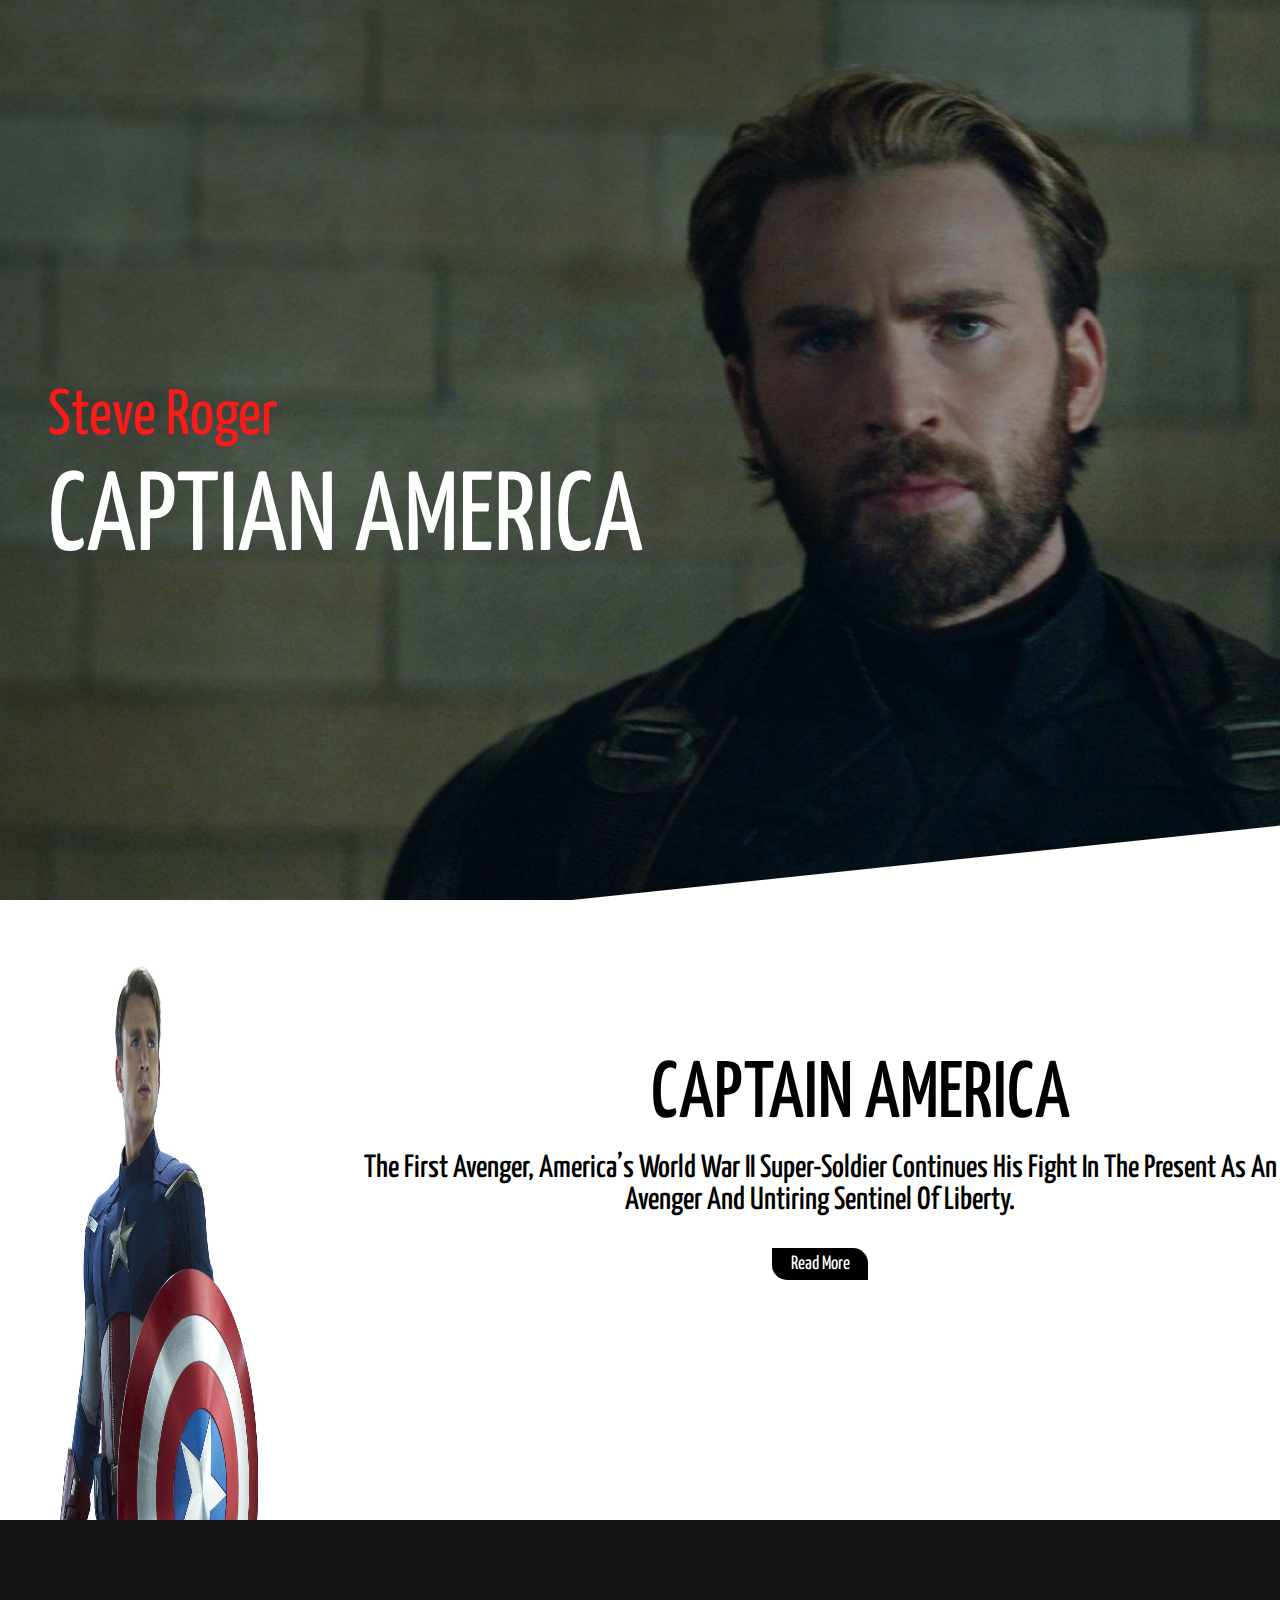
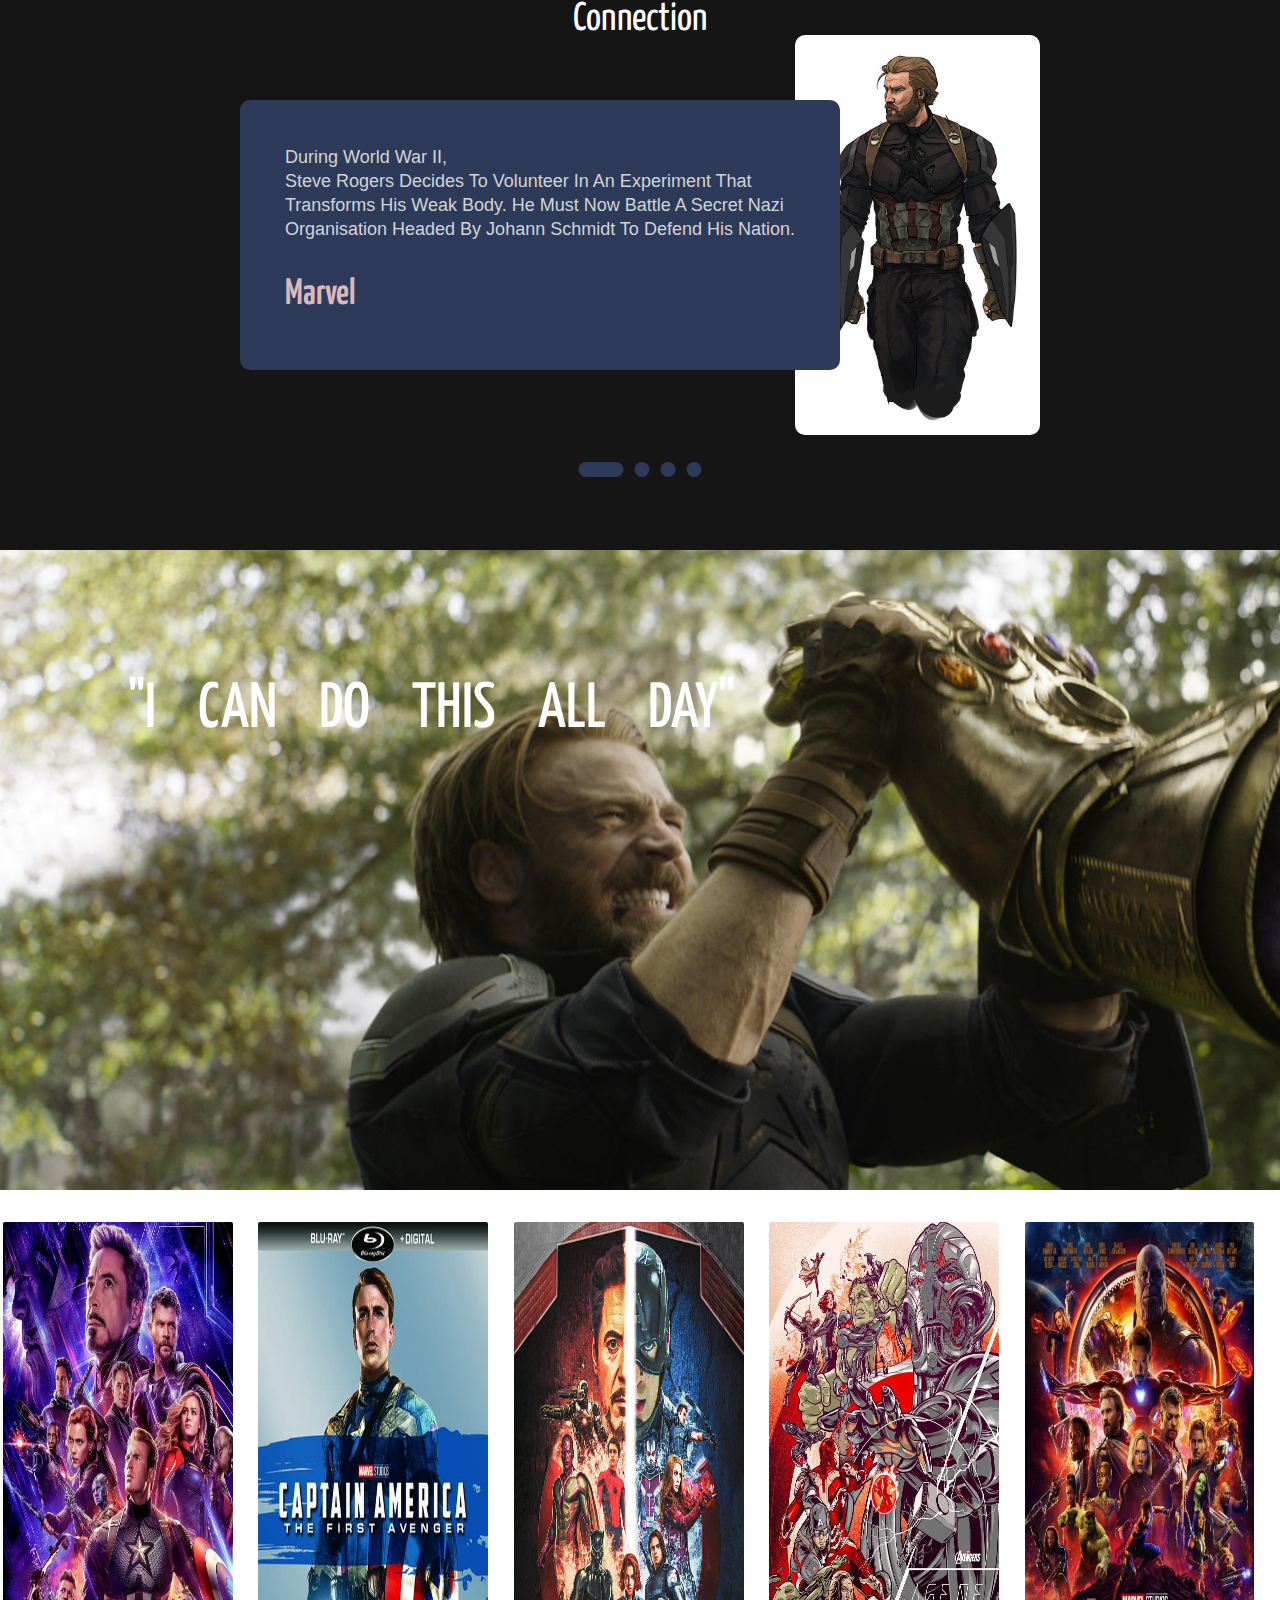
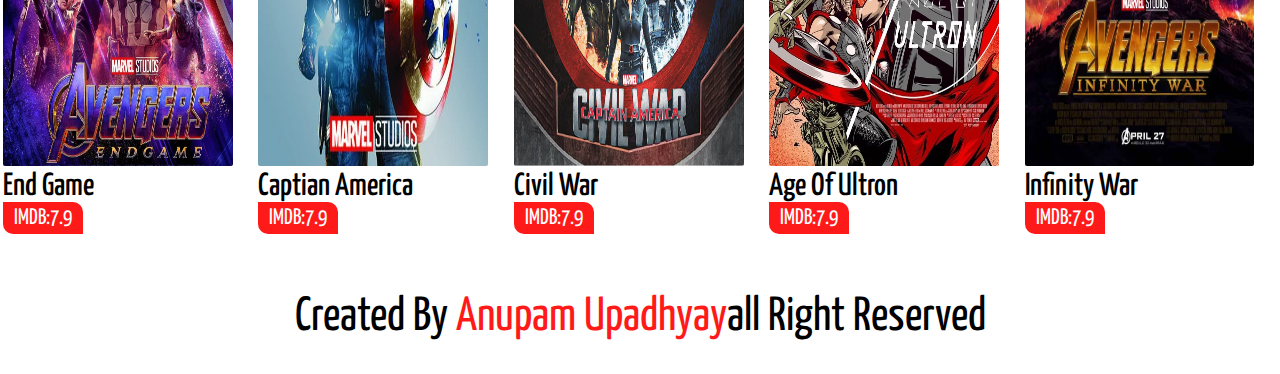
<file: captian.html>
<!DOCTYPE html>
<html lang="en">
<head>
    <meta charset="UTF-8">
    <link rel="stylesheet" href="https://cdnjs.cloudflare.com/ajax/libs/font-awesome/5.15.3/css/all.min.css">
    <meta http-equiv="X-UA-Compatible" content="IE=edge">
    <meta name="viewport" content="width=device-width, initial-scale=1.0">
    <meta name="viewport" content="width=device-width, initial-scale=1.0">
    <link rel="icon" type="image" href="images/img11.png">
    <link rel="stylesheet" href="style/captian.css">
    <title>Captian America | Steve Roger</title>
</head>
<body>
   <div class="header">
     <div class="detail">
       <h2>Steve Roger</h2>
       <h1>CAPTIAN AMERICA</h1>
     </div>
   </div>
   <div class="about">
     <div class="div1">
       <img src="cap/cap7.jpg" alt="" srcset="">
     </div>
     <div class="div2">
       <span>
<h2>CAPTAIN AMERICA</h2><br><p>The First Avenger,
America’s World War II Super-Soldier continues his fight in the present 
as an Avenger and untiring sentinel of liberty.</p>
<button  id="open-popup-btn"> Read More</button></span>
     <div class="popup-overlay">
          <div class="popup">
          <h1>About Him</h1>
        <p>
          The First Avenger is a 2011 American superhero film based on the Marvel
           Comics character Captain America. Produced by Marvel Studios and 
           distributed by Paramount Pictures.
          
        </p><div class="popup-close-btn">&times;</div>
          </div>
          
     </div>

</div>

   </div>


   <div class="hero">
    <h1>Connection</h1> 
    <div class="container">
      <div class="indicator">
        <span class="btn active"  ></span>
        <span class="btn"></span>
        <span class="btn"></span>
        <span class="btn"></span>
      </div>
    
      <div class="testimonial">
    <div class="slide-row" id="slide">
      <div class="slide-col">
        <div class="user-text">
          <p>
            During World War II,<br> Steve Rogers decides to volunteer in an experiment that transforms his weak body. He must now battle a secret Nazi organisation headed by Johann Schmidt to defend his nation.
       <h3>Marvel</h3>
      
          </p>
        </div>
        <div class="user-img">
      <img src="cap/cap11.jpg" alt="">
        </div>
      </div>
      <div class="slide-col">
        <div class="user-text">
          <p>
            As charming as the romance between Steve and Peggy is, it seems like Bucky Barnes is the most important person in Steve's life.
       <h3>Marvel</h3>
       
          </p>
        </div>
        <div class="user-img">
      <img src="cap/cap10.jpg" alt="">
        </div>
      </div>
      <div class="slide-col">
        <div class="user-text">
          <p>
            Other enemies of Captain America include the Red Skull's right-hand lieutenant
             Crossbones, the Skull's daughter Sin, 
             the bizarre entity known as M.O.D.O.K., wayward psychiatrist Dr. Faustus,
              the acrobat Batroc, the anarchist Flag Smasher.
             
       <h3>Marvel</h3>
       
          </p>
        </div>
        <div class="user-img">
      <img src="cap/cap9.jpg" alt="">
        </div>
      </div>
      <div class="slide-col">
        <div class="user-text">
          <p>
            
    First appearance	Captain America: The First Avenger (2011)<br>
    Last appearance: End Game (2021)
       <h3>Marvel</h3>
       
          </p>
        </div>
        <div class="user-img">
      <img src="cap/cap13.jpg" alt="">
        </div>
      </div>
    </div>     
    </div>
    </div>
        </div>
    
<div class="pos">
  <h2>"I CAN DO THIS ALL DAY"  
   </h2>
</div><br><br>
    <div class="movies">
      
      <div class="m1"><img src="cap/cap17.jpg" alt="" srcset="">
        <h2>End Game</h2>
      <button id="btn">IMDB:7.9</button>
      </div>
      <div class="m2"><img src="cap/cap18.jpg" alt="" srcset=""><h2>Captian America</h2>
        <button id="btn">IMDB:7.9</button>
      </div>
      <div class="m3"><img src="cap/cap15.png" alt="" srcset=""><h2>Civil War</h2>
        <button id="btn">IMDB:7.9</button>
      </div>
      <div class="m4"><img src="cap/cap20.png" alt="" srcset=""><h2>Age of ultron</h2>
        <button id="btn">IMDB:7.9</button>
      </div>
      <div class="m5"><img src="cap/m4-min.jpg" alt="" srcset=""><h2>Infinity War</h2>
        <button id="btn">IMDB:7.9</button>
      </div>
    
    </div>
    
    <div class="footer">
     
    
      <h1 class="credit">Created by <a target="space" href="mailto:im.anupamupadhyay@gmail.com">Anupam Upadhyay</a>all right reserved</h1>
    </div>
    
   <script src="js/captian.js"></script>
</body>
</html>
</file>
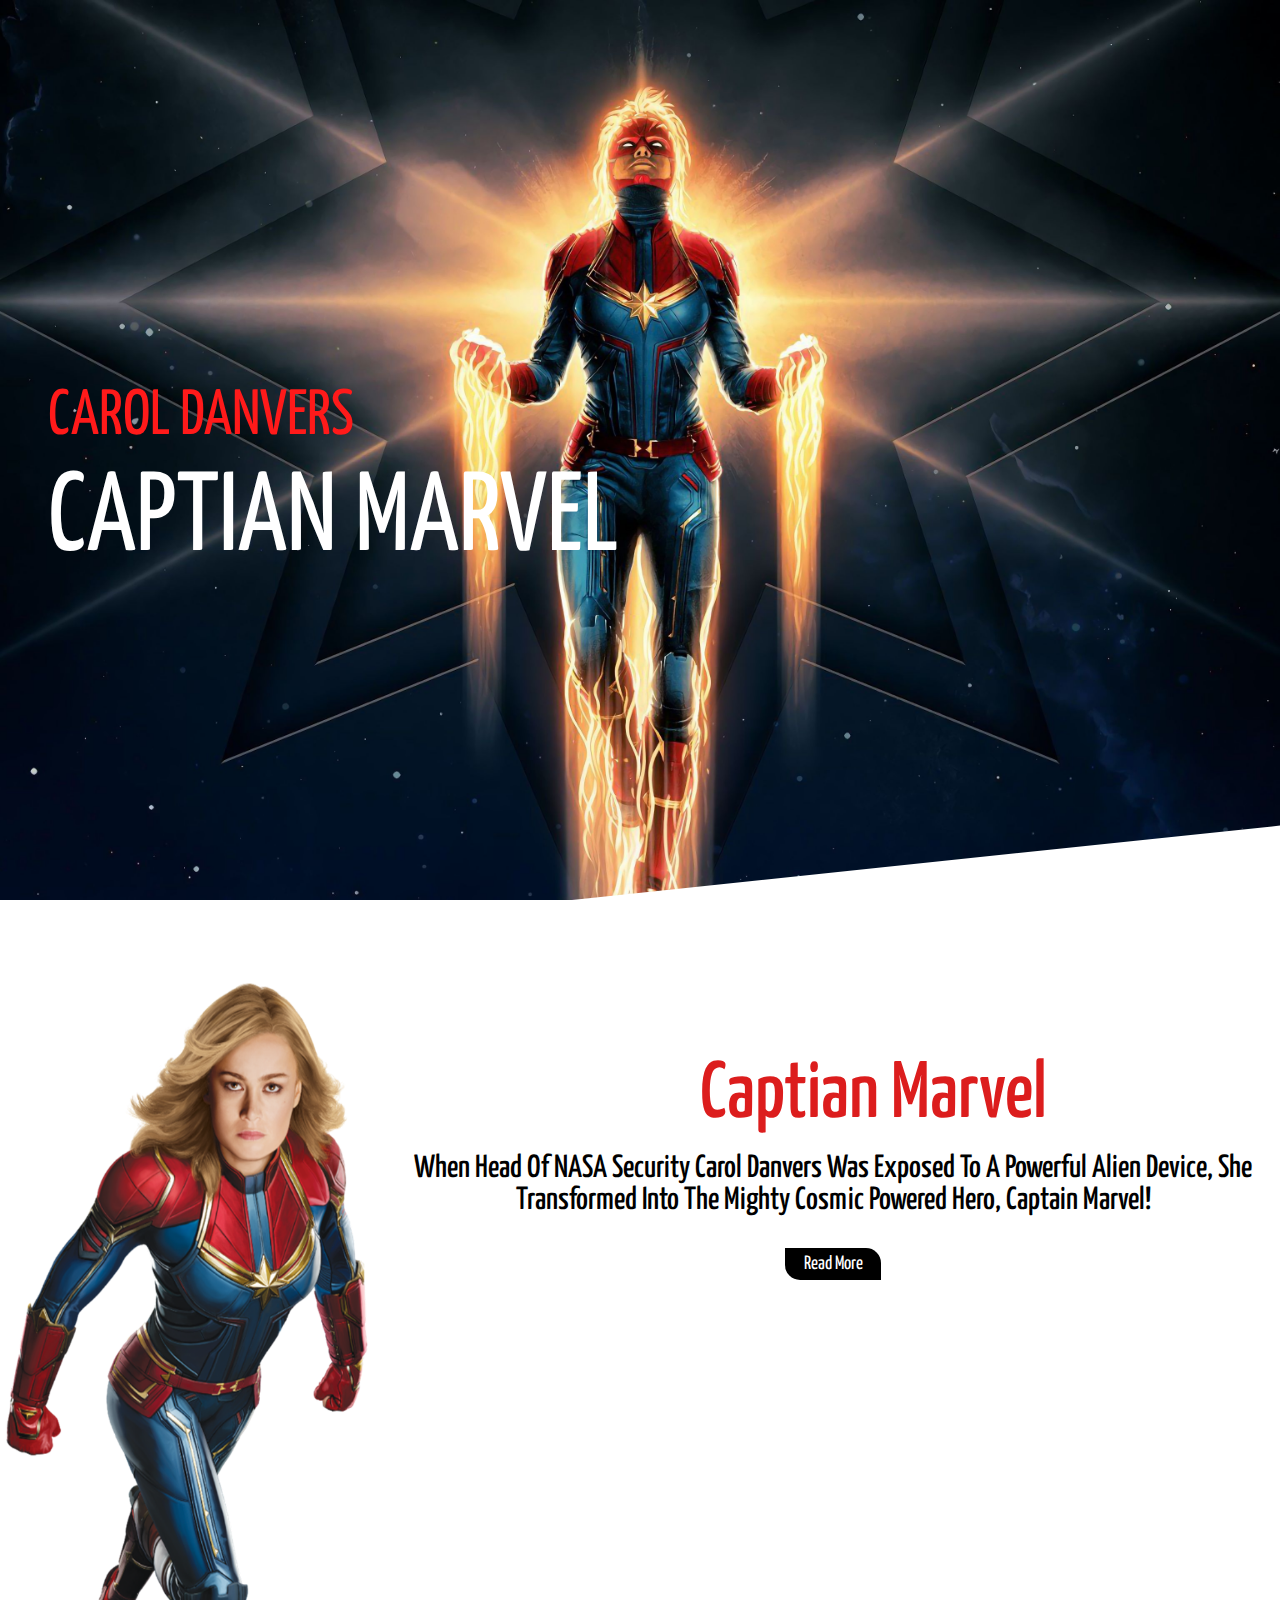
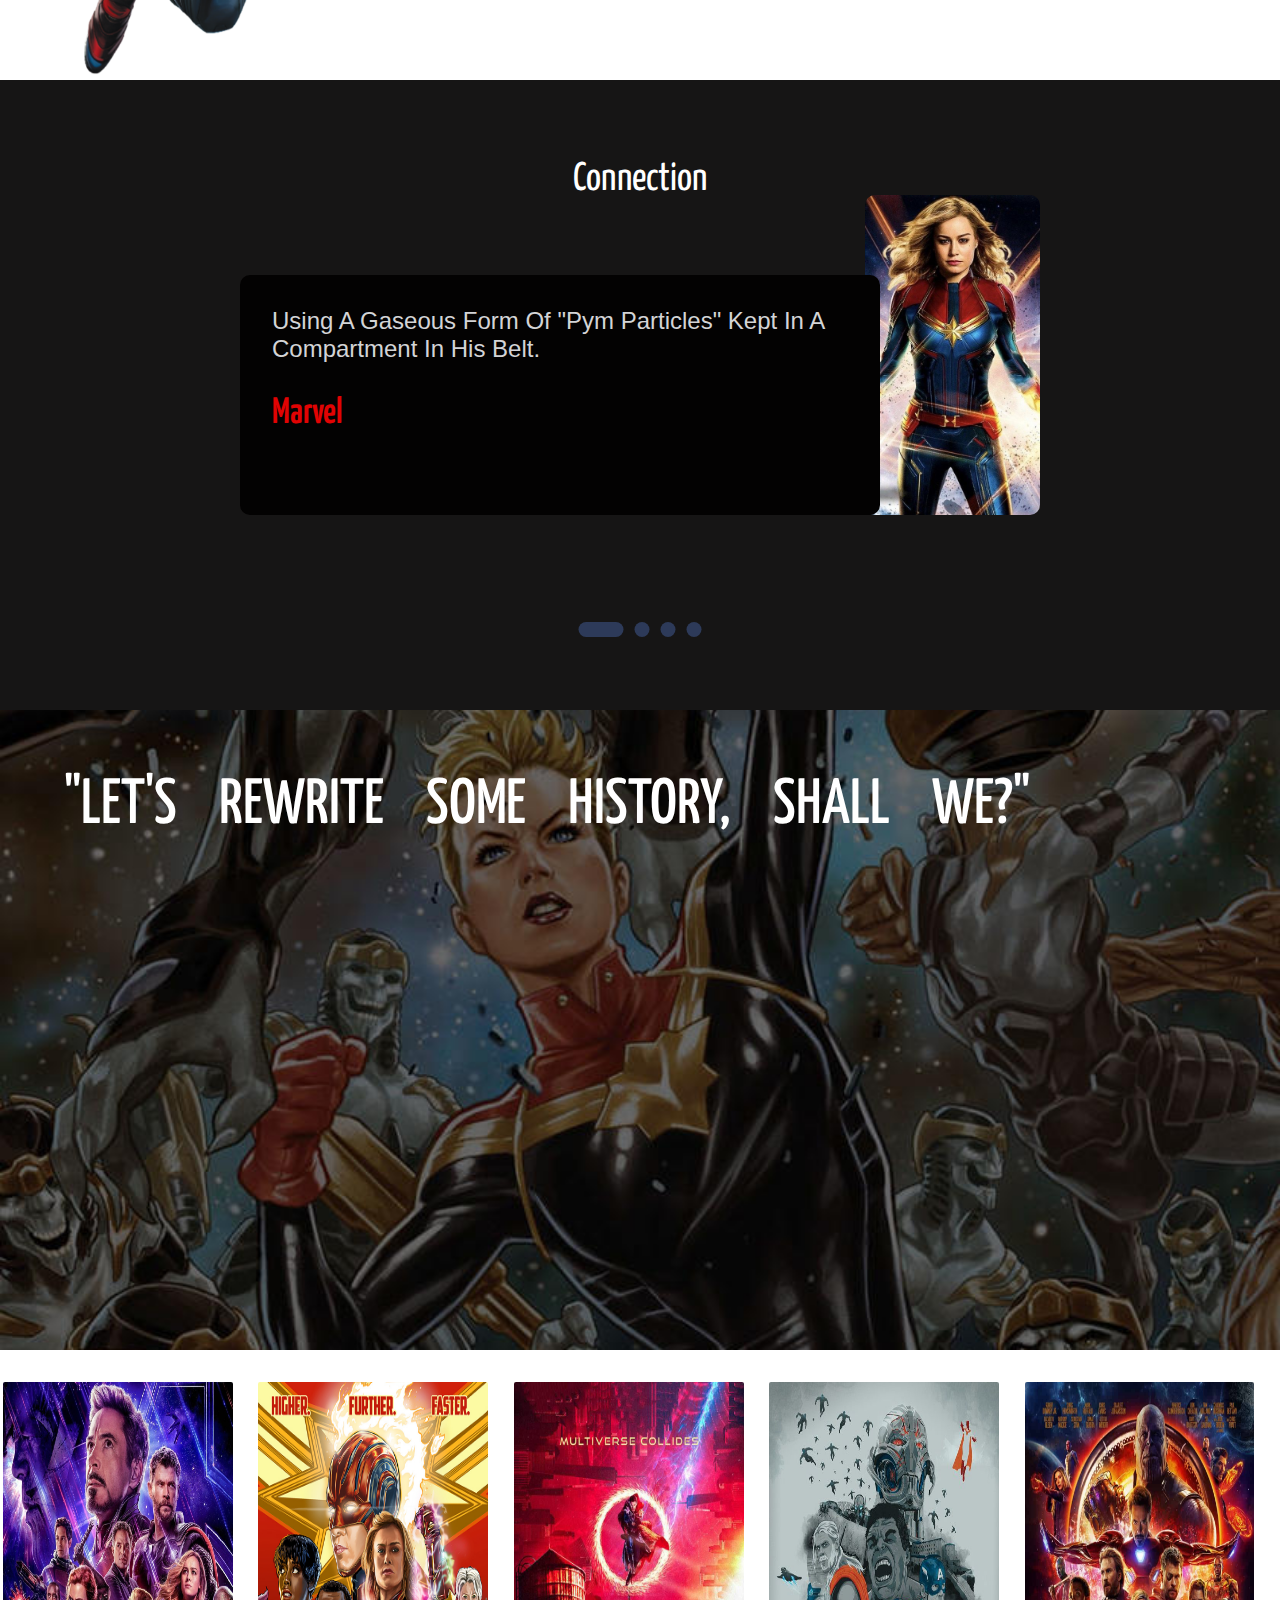
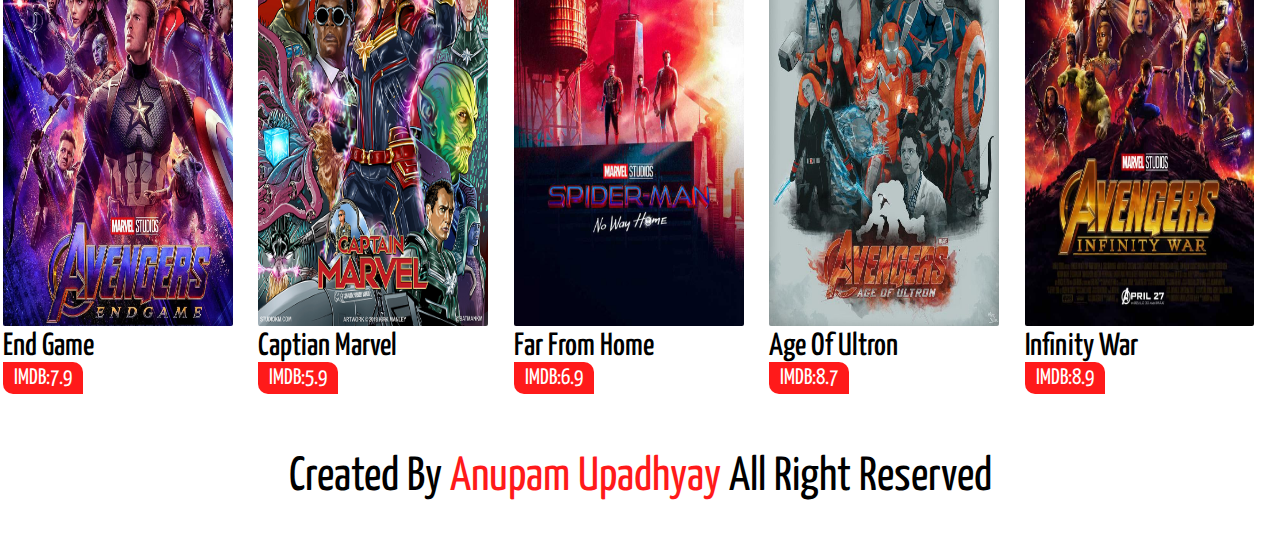
<file: cm.html>
<!DOCTYPE html>
<html lang="en">
<head>
    <meta charset="UTF-8">
    <link rel="stylesheet" href="https://cdnjs.cloudflare.com/ajax/libs/font-awesome/5.15.3/css/all.min.css">
    <meta http-equiv="X-UA-Compatible" content="IE=edge">
    <meta name="viewport" content="width=device-width, initial-scale=1.0">
    <meta name="viewport" content="width=device-width, initial-scale=1.0">
    <link rel="icon" type="image" href="images/img11.png">
    <link rel="stylesheet" href="style/cm.css">
    <title>Captian Marvel | Carol Danvers</title>
</head>
<body>
   <div class="header">
     <div class="detail">
       <h2>CAROL DANVERS</h2>
       <h1>CAPTIAN MARVEL</h1>
     </div>
   </div>
   <div class="about">
     <div class="div1">
       <img src="cm/c2.png" alt="" srcset="">
     </div>
     <div class="div2">
       <span>
<h2>Captian Marvel</h2><br><p>
    When head of NASA security Carol Danvers was exposed to a powerful alien device,
     she transformed into the mighty cosmic powered hero, Captain Marvel!
</p>
<button  id="open-popup-btn"> Read More</button></span>
     <div class="popup-overlay">
          <div class="popup">
          <h1>About Her</h1>
        <p>
            When head of NASA security Carol Danvers was exposed to a powerful alien device,
             she transformed into the mighty cosmic powered hero, Captain Marvel!
        </p><div class="popup-close-btn">&times;</div>
          </div>
          
     </div>

</div>

   </div>


   <div class="hero">
    <h1>Connection</h1> 
    <div class="container">
      <div class="indicator">
        <span class="btn active"  ></span>
        <span class="btn"></span>
        <span class="btn"></span>
        <span class="btn"></span>
      </div>
    
      <div class="testimonial">
    <div class="slide-row" id="slide">
      <div class="slide-col">
        <div class="user-text">
          <p>
            Using a gaseous form of "Pym particles" kept in a compartment in his belt.
       <h3>Marvel</h3>
      
          </p>
        </div>
        <div class="user-img">
      <img src="cm/c3.jpg" alt="">
        </div>
      </div>
      <div class="slide-col">
        <div class="user-text">
          <p>
            Lang utilizes a cybernetic helmet that gives him the capacity to communicate with ants and other insects!
       <h3>Marvel</h3>
       
          </p>
        </div>
        <div class="user-img">
      <img src="cm/c4.jpg" alt="">
        </div>
      </div>
      <div class="slide-col">
        <div class="user-text">
          <p>
            Thanks to his exploits in a previous life, Scott Lang is a master thief. 
            He utilizes these skills to infiltrate bases, con enemies, and hack computer systems.
       <h3>Marvel</h3>
       
          </p>
        </div>
        <div class="user-img">
      <img src="cm/c5.png" alt="">
        </div>
      </div>
      <div class="slide-col">
        <div class="user-text">
          <p>
            
    First appearance:Captian Marvel<br>
    Last appearance:Avengers: Endgame (2019).
       <h3>Marvel</h3>
       
          </p>
        </div>
        <div class="user-img">
      <img src="cm/c6.jpg" alt="">
        </div>
      </div>
    </div>     
    </div>
    </div>
        </div>
    
<div class="pos">
  <h2>
    "LET'S REWRITE SOME HISTORY, SHALL WE?"

   </h2>
</div><br><br>
    <div class="movies">
      
      <div class="m1"><img src="cm/cap17.jpg" alt="" srcset="">
        <h2>End Game</h2>
      <button id="btn">IMDB:7.9</button>
      </div>
      <div class="m2"><img src="cm/c8.png" alt="" srcset=""><h2>Captian Marvel</h2>
        <button id="btn">IMDB:5.9</button>
      </div>
      <div class="m3"><img src="cm/s9.jpg" alt="" srcset=""><h2>Far from Home</h2>
        <button id="btn">IMDB:6.9</button>
      </div>
      <div class="m4"><img src="cm/cap16.jpg" alt="" srcset=""><h2>Age of Ultron</h2>
        <button id="btn">IMDB:8.7</button>
      </div>
      <div class="m5"><img src="cm/m4-min.jpg" alt="" srcset=""><h2>Infinity War</h2>
        <button id="btn">IMDB:8.9</button>
      </div>
    
    </div>
    
    <div class="footer">
     
    
      <h1 class="credit">Created by <a target="space" href="mailto:im.anupamupadhyay@gmail.com">Anupam Upadhyay</a> all right reserved</h1>
    </div>
    
   <script src="js/cm.js"></script>
</body>
</html>
</file>
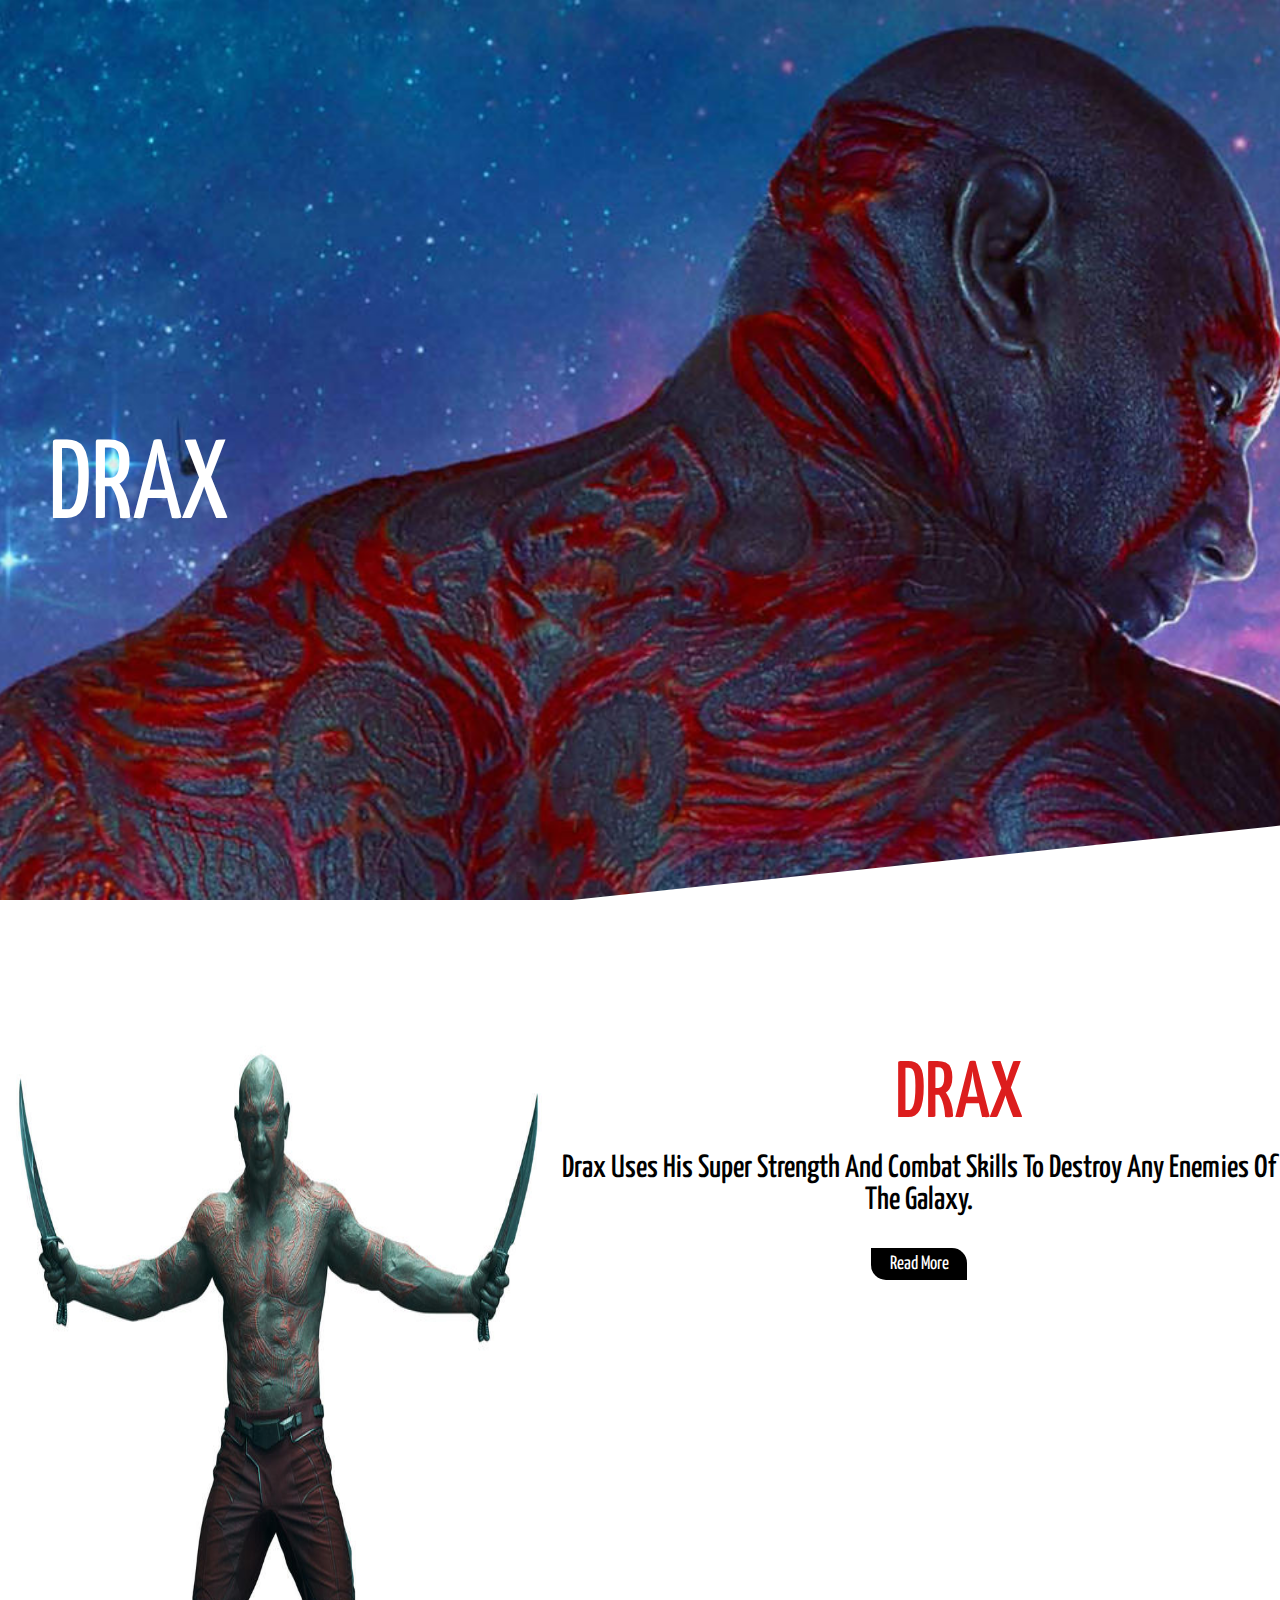
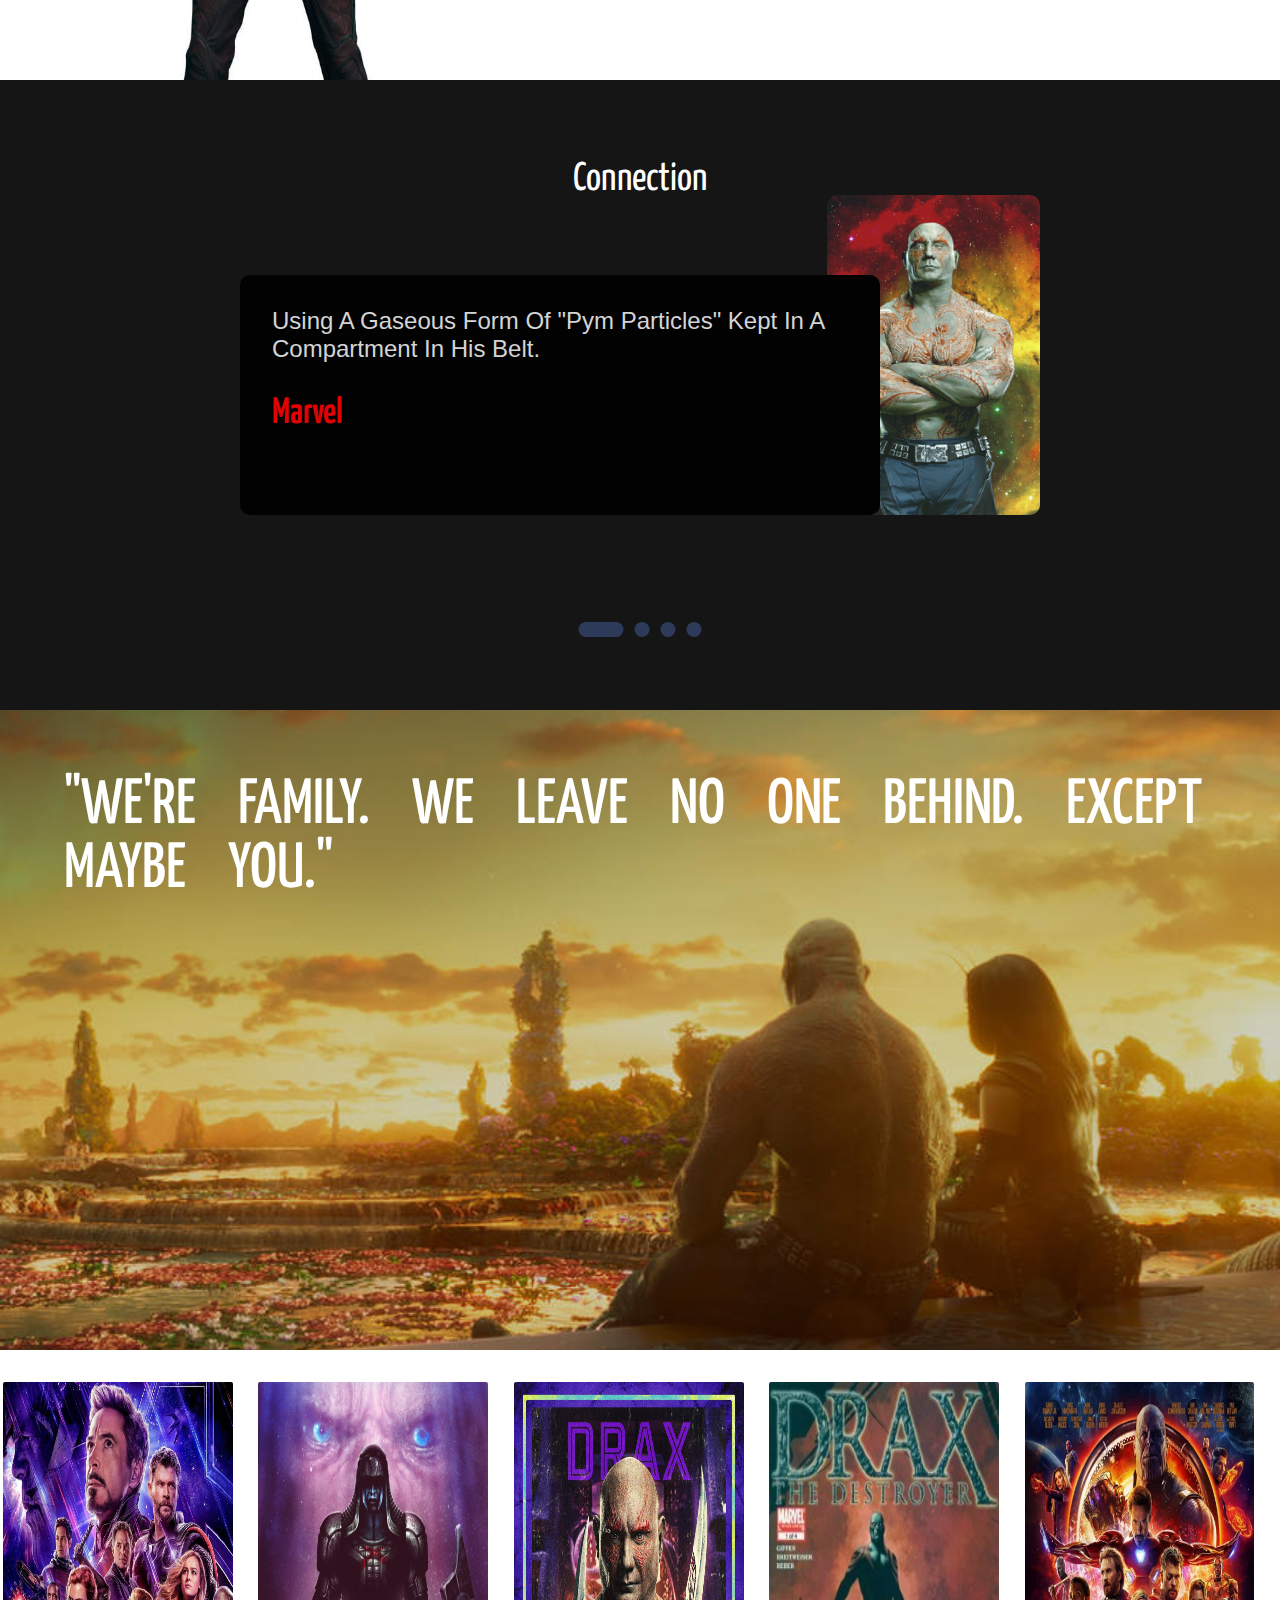
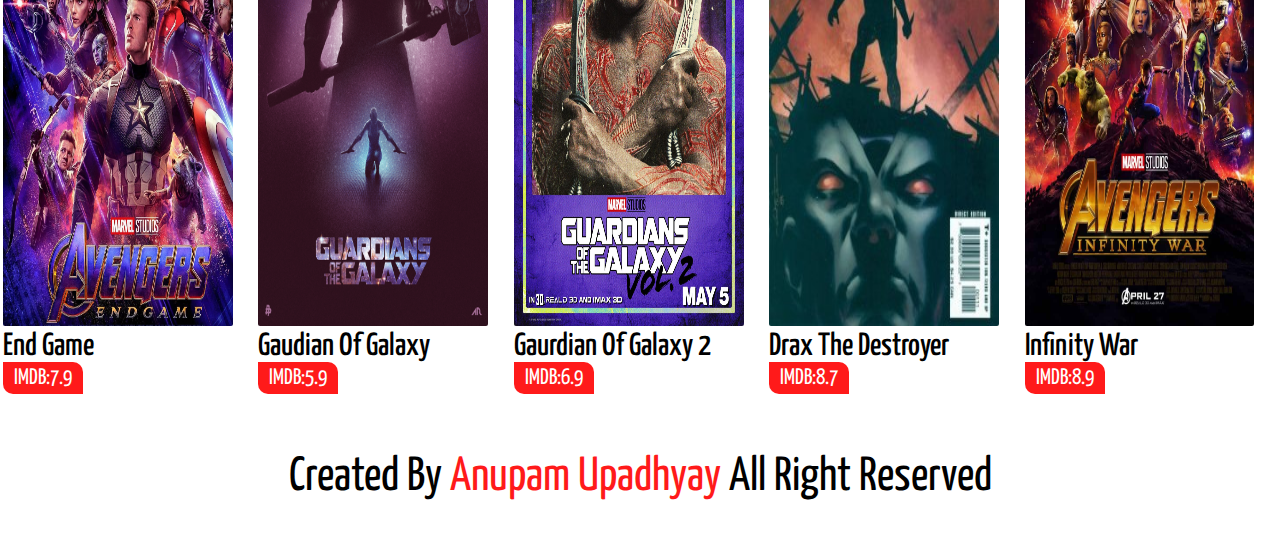
<file: drux.html>
<!DOCTYPE html>
<html lang="en">
<head>
    <meta charset="UTF-8">
    <link rel="stylesheet" href="https://cdnjs.cloudflare.com/ajax/libs/font-awesome/5.15.3/css/all.min.css">
    <meta http-equiv="X-UA-Compatible" content="IE=edge">
    <meta name="viewport" content="width=device-width, initial-scale=1.0">
    <meta name="viewport" content="width=device-width, initial-scale=1.0">
    <link rel="icon" type="image" href="images/img11.png">
    <link rel="stylesheet" href="style/drux.css">
    <title>DRAX</title>
</head>
<body>
   <div class="header">
     <div class="detail">
       <h2></h2>
       <h1>DRAX</h1>
     </div>
   </div>
   <div class="about">
     <div class="div1">
       <img src="drux/d2.jpg" alt="" srcset="">
     </div>
     <div class="div2">
       <span>
<h2>DRAX</h2><br><p>
    Drax uses his super strength and combat skills to destroy any enemies of the galaxy.
</p>
<button  id="open-popup-btn"> Read More</button></span>
     <div class="popup-overlay">
          <div class="popup">
          <h1>About Him</h1>
        <p>
            Drax the Destroyer is a brutish, battle-tested warrior.
             A former intergalactic criminal, Drax has no interest in money,
              only avenging his slain family.
        </p><div class="popup-close-btn">&times;</div>
          </div>
          
     </div>

</div>

   </div>


   <div class="hero">
    <h1>Connection</h1> 
    <div class="container">
      <div class="indicator">
        <span class="btn active"  ></span>
        <span class="btn"></span>
        <span class="btn"></span>
        <span class="btn"></span>
      </div>
    
      <div class="testimonial">
    <div class="slide-row" id="slide">
      <div class="slide-col">
        <div class="user-text">
          <p>
            Using a gaseous form of "Pym particles" kept in a compartment in his belt.
       <h3>Marvel</h3>
      
          </p>
        </div>
        <div class="user-img">
      <img src="drux/d3.png" alt="">
        </div>
      </div>
      <div class="slide-col">
        <div class="user-text">
          <p>
            Lang utilizes a cybernetic helmet that gives him the capacity to communicate with ants and other insects!
       <h3>Marvel</h3>
       
          </p>
        </div>
        <div class="user-img">
      <img src="drux/d4.jpg" alt="">
        </div>
      </div>
      <div class="slide-col">
        <div class="user-text">
          <p>
            Thanks to his exploits in a previous life, Scott Lang is a master thief. 
            He utilizes these skills to infiltrate bases, con enemies, and hack computer systems.
       <h3>Marvel</h3>
       
          </p>
        </div>
        <div class="user-img">
      <img src="drux/d5.jpg" alt="">
        </div>
      </div>
      <div class="slide-col">
        <div class="user-text">
          <p>
            
    First appearance:Iron Man<br>
    Last appearance:Avengers: Endgame (2019).
       <h3>Marvel</h3>
       
          </p>
        </div>
        <div class="user-img">
      <img src="drux/d6.png" alt="">
        </div>
      </div>
    </div>     
    </div>
    </div>
        </div>
    
<div class="pos">
  <h2>
    "WE'RE FAMILY. WE LEAVE NO ONE BEHIND. EXCEPT MAYBE YOU."

   </h2>
</div><br><br>
    <div class="movies">
      
      <div class="m1"><img src="drux/cap17.jpg" alt="" srcset="">
        <h2>End Game</h2>
      <button id="btn">IMDB:7.9</button>
      </div>
      <div class="m2"><img src="drux/d8.png" alt="" srcset=""><h2>Gaudian of galaxy</h2>
        <button id="btn">IMDB:5.9</button>
      </div>
      <div class="m3"><img src="drux/d9.jpg" alt="" srcset=""><h2>Gaurdian of galaxy 2</h2>
        <button id="btn">IMDB:6.9</button>
      </div>
      <div class="m4"><img src="drux/d10.png" alt="" srcset=""><h2>Drax the Destroyer</h2>
        <button id="btn">IMDB:8.7</button>
      </div>
      <div class="m5"><img src="drux/m4-min.jpg" alt="" srcset=""><h2>Infinity War</h2>
        <button id="btn">IMDB:8.9</button>
      </div>
    
    </div>
    
    <div class="footer">
     
    
      <h1 class="credit">Created by <a target="space" href="mailto:im.anupamupadhyay@gmail.com">Anupam Upadhyay</a> all right reserved</h1>
    </div>
    
   <script src="js/drux.js"></script>
</body>
</html>
</file>
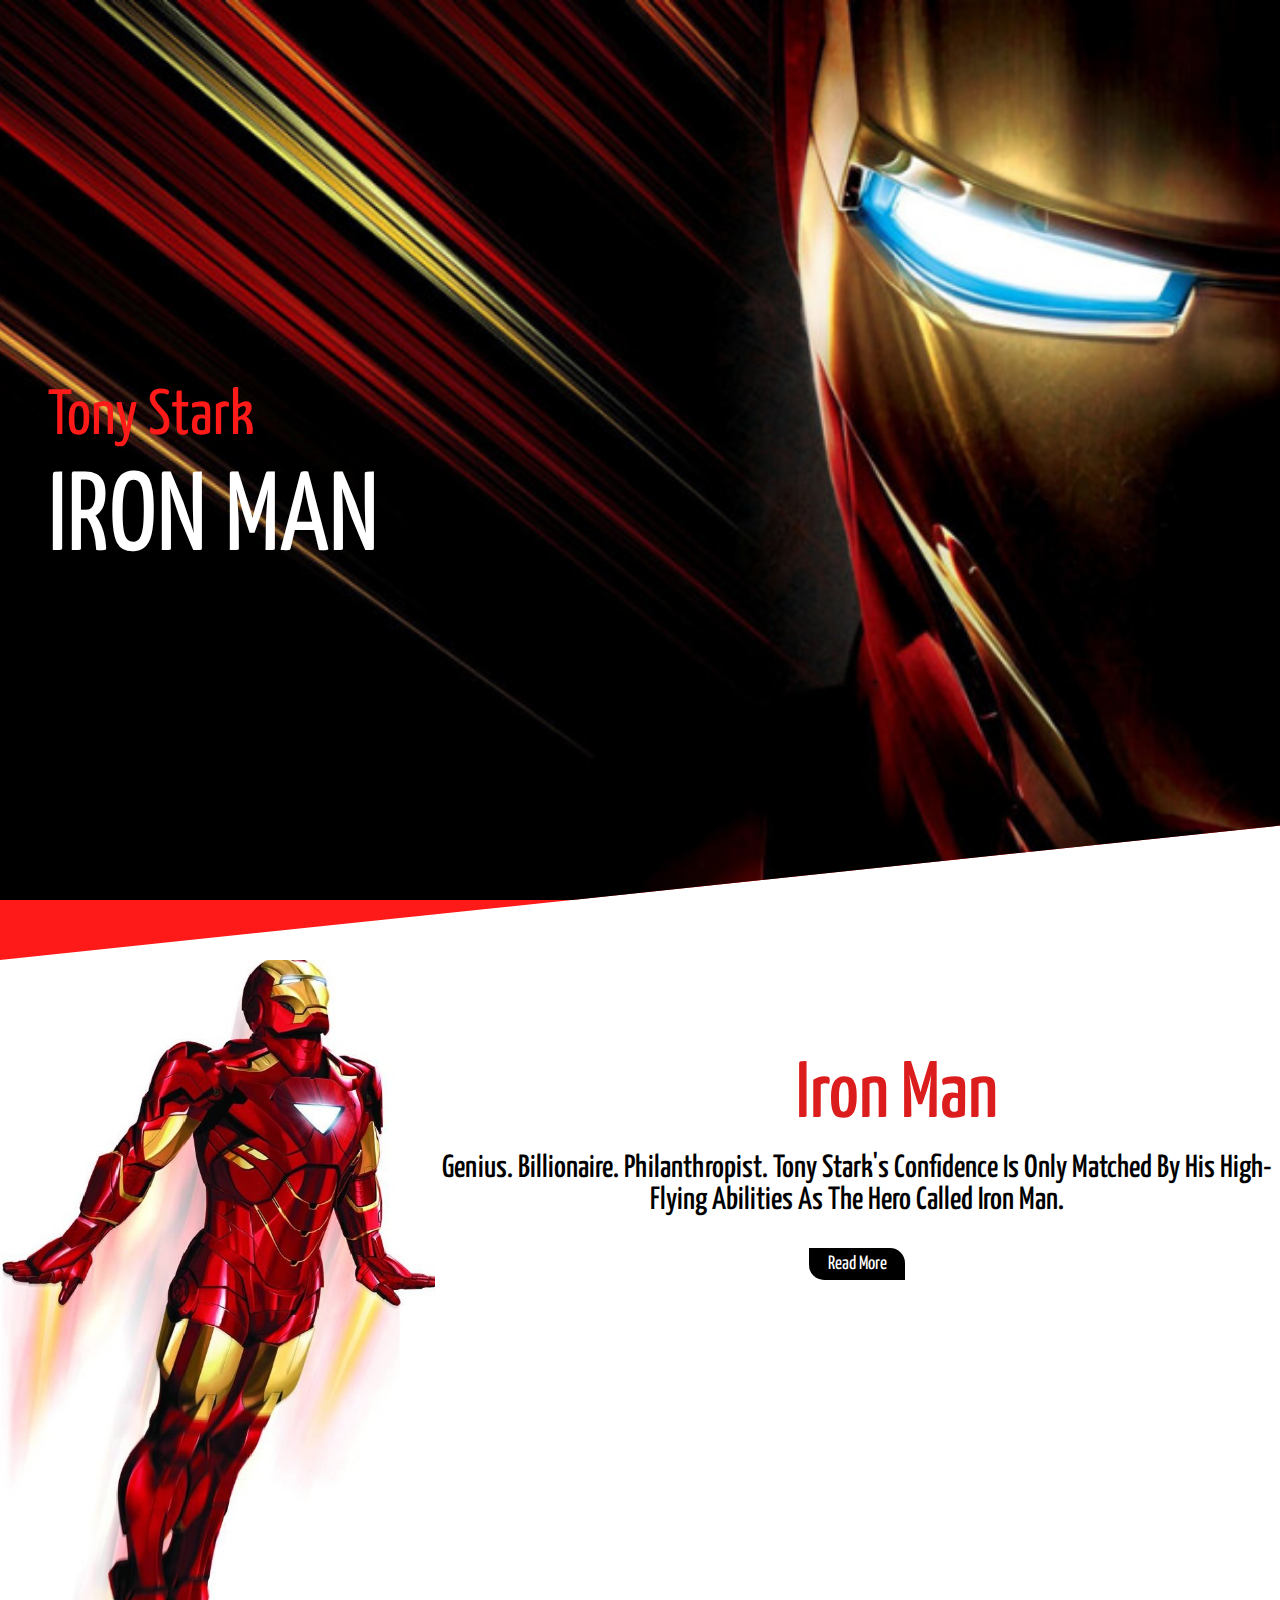
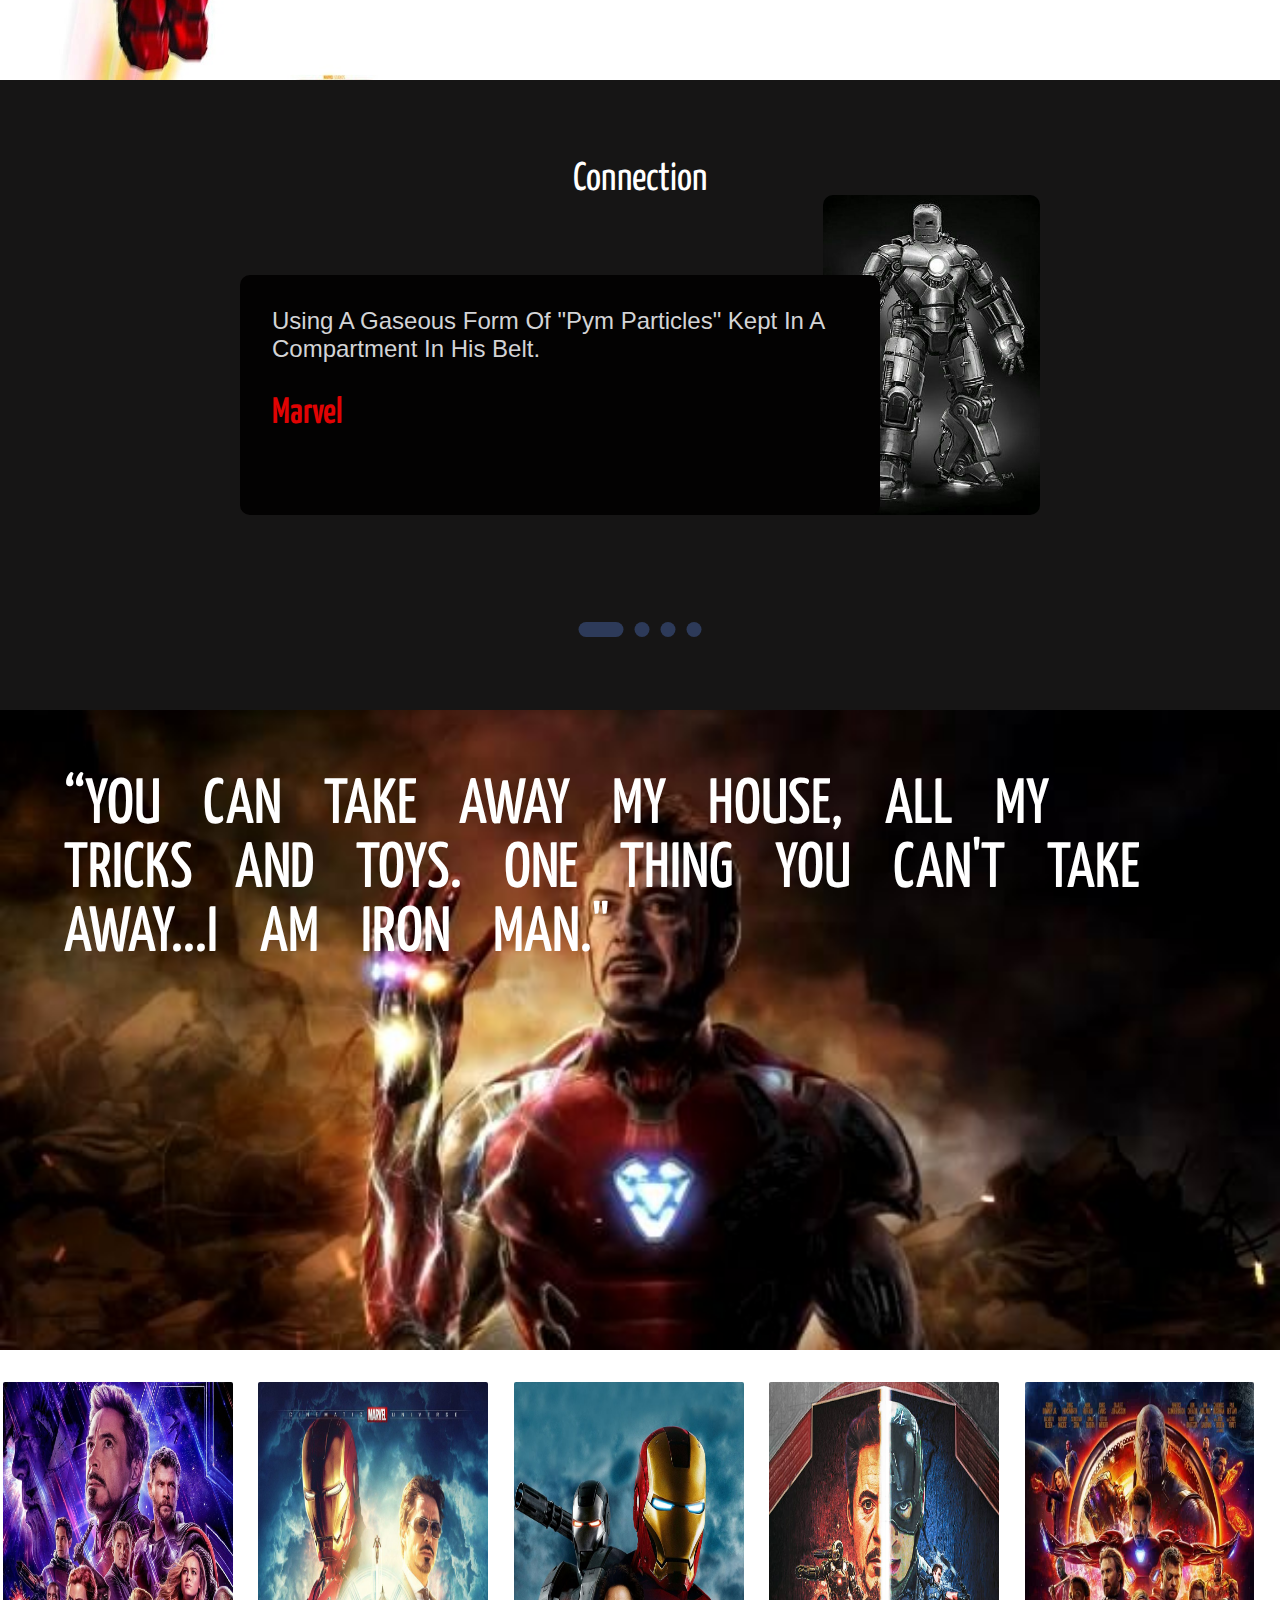
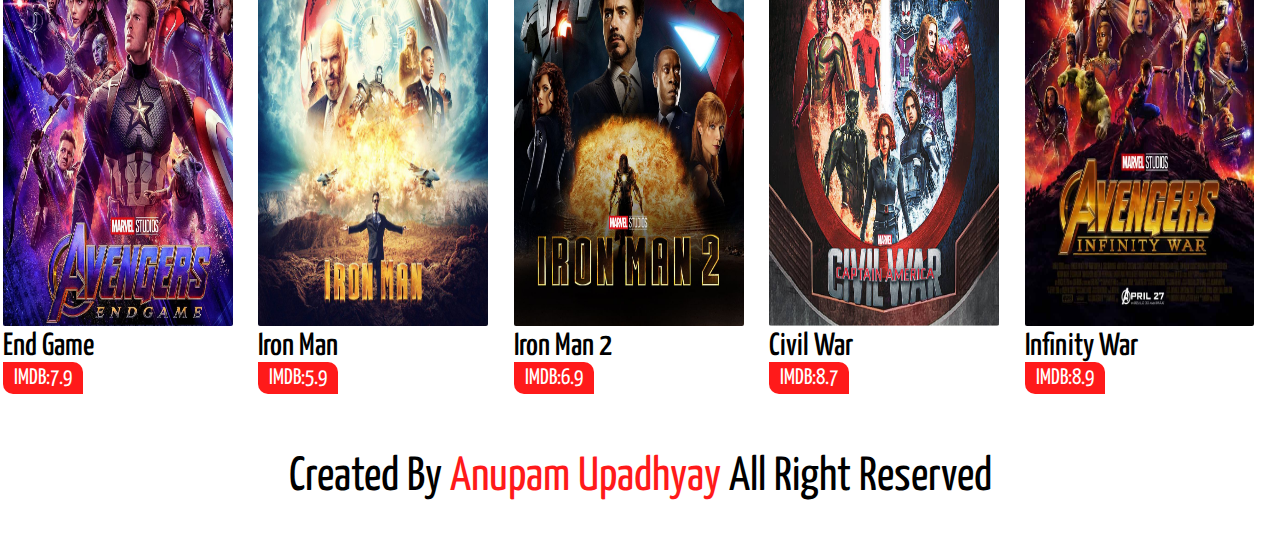
<file: ironman.html>
<!DOCTYPE html>
<html lang="en">
<head>
    <meta charset="UTF-8">
    <link rel="stylesheet" href="https://cdnjs.cloudflare.com/ajax/libs/font-awesome/5.15.3/css/all.min.css">
    <meta http-equiv="X-UA-Compatible" content="IE=edge">
    <meta name="viewport" content="width=device-width, initial-scale=1.0">
    <meta name="viewport" content="width=device-width, initial-scale=1.0">
    <link rel="icon" type="image" href="images/img11.png">
    <link rel="stylesheet" href="style/ironman.css">
    <title>IRON MAN | Tony Stark</title>
</head>
<body>
   <div class="header">
     <div class="detail">
       <h2> Tony Stark</h2>
       <h1>IRON MAN</h1>
     </div>
   </div>
   <div class="about">
     <div class="div1">
       <img src="iron/ir2.jpg" alt="" srcset="">
     </div>
     <div class="div2">
       <span>
<h2>Iron Man</h2><br><p>
    Genius. Billionaire. Philanthropist. Tony Stark's confidence is only matched by his high-flying abilities as the hero called Iron Man.
</p>
<button  id="open-popup-btn"> Read More</button></span>
     <div class="popup-overlay">
          <div class="popup">
          <h1>About Him</h1>
        <p>
            Inventor Tony Stark applies his genius for high-tech solutions to problems as Iron Man, the armored Avenger.
        </p><div class="popup-close-btn">&times;</div>
          </div>
          
     </div>

</div>

   </div>


   <div class="hero">
    <h1>Connection</h1> 
    <div class="container">
      <div class="indicator">
        <span class="btn active"  ></span>
        <span class="btn"></span>
        <span class="btn"></span>
        <span class="btn"></span>
      </div>
    
      <div class="testimonial">
    <div class="slide-row" id="slide">
      <div class="slide-col">
        <div class="user-text">
          <p>
            Using a gaseous form of "Pym particles" kept in a compartment in his belt.
       <h3>Marvel</h3>
      
          </p>
        </div>
        <div class="user-img">
      <img src="iron/ir3.jpg" alt="">
        </div>
      </div>
      <div class="slide-col">
        <div class="user-text">
          <p>
            Lang utilizes a cybernetic helmet that gives him the capacity to communicate with ants and other insects!
       <h3>Marvel</h3>
       
          </p>
        </div>
        <div class="user-img">
      <img src="iron/ir4.jpg" alt="">
        </div>
      </div>
      <div class="slide-col">
        <div class="user-text">
          <p>
            Thanks to his exploits in a previous life, Scott Lang is a master thief. 
            He utilizes these skills to infiltrate bases, con enemies, and hack computer systems.
       <h3>Marvel</h3>
       
          </p>
        </div>
        <div class="user-img">
      <img src="iron/ir5.jpg" alt="">
        </div>
      </div>
      <div class="slide-col">
        <div class="user-text">
          <p>
            
    First appearance:Iron Man<br>
    Last appearance:Avengers: Endgame (2019).
       <h3>Marvel</h3>
       
          </p>
        </div>
        <div class="user-img">
      <img src="iron/ir6.jpg" alt="">
        </div>
      </div>
    </div>     
    </div>
    </div>
        </div>
    
<div class="pos">
  <h2>“YOU CAN TAKE AWAY MY HOUSE, ALL MY TRICKS AND TOYS. ONE THING YOU CAN'T TAKE AWAY...I AM IRON MAN."
   </h2>
</div><br><br>
    <div class="movies">
      
      <div class="m1"><img src="iron/cap17.jpg" alt="" srcset="">
        <h2>End Game</h2>
      <button id="btn">IMDB:7.9</button>
      </div>
      <div class="m2"><img src="iron/ir8.jpg" alt="" srcset=""><h2>Iron Man</h2>
        <button id="btn">IMDB:5.9</button>
      </div>
      <div class="m3"><img src="iron/ir9.jpg" alt="" srcset=""><h2>Iron Man 2</h2>
        <button id="btn">IMDB:6.9</button>
      </div>
      <div class="m4"><img src="iron/cap15.png" alt="" srcset=""><h2>Civil War</h2>
        <button id="btn">IMDB:8.7</button>
      </div>
      <div class="m5"><img src="iron/m4-min.jpg" alt="" srcset=""><h2>Infinity War</h2>
        <button id="btn">IMDB:8.9</button>
      </div>
    
    </div>
    
    <div class="footer">
     
    
      <h1 class="credit">Created by <a target="space" href="mailto:im.anupamupadhyay@gmail.com">Anupam Upadhyay</a> all right reserved</h1>
    </div>
    
   <script src="js/ironman.js"></script>
</body>
</html>
</file>
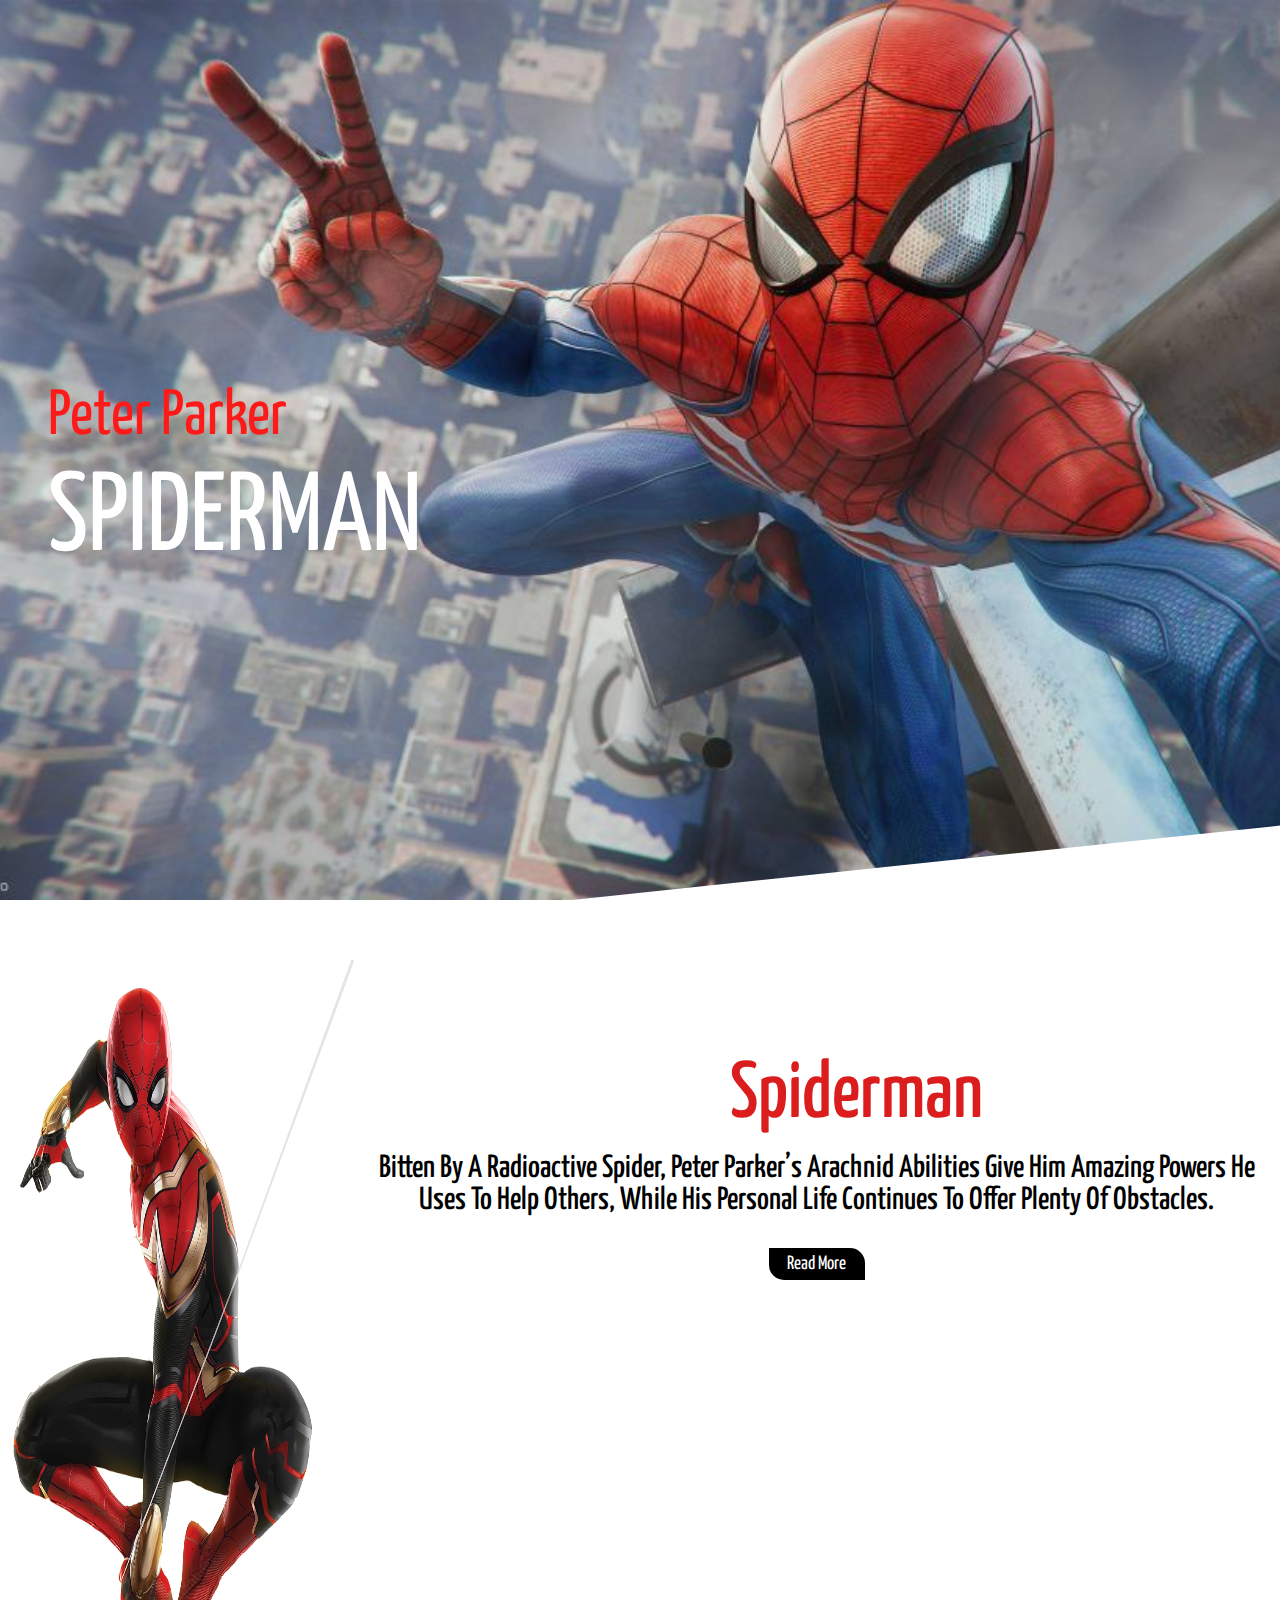
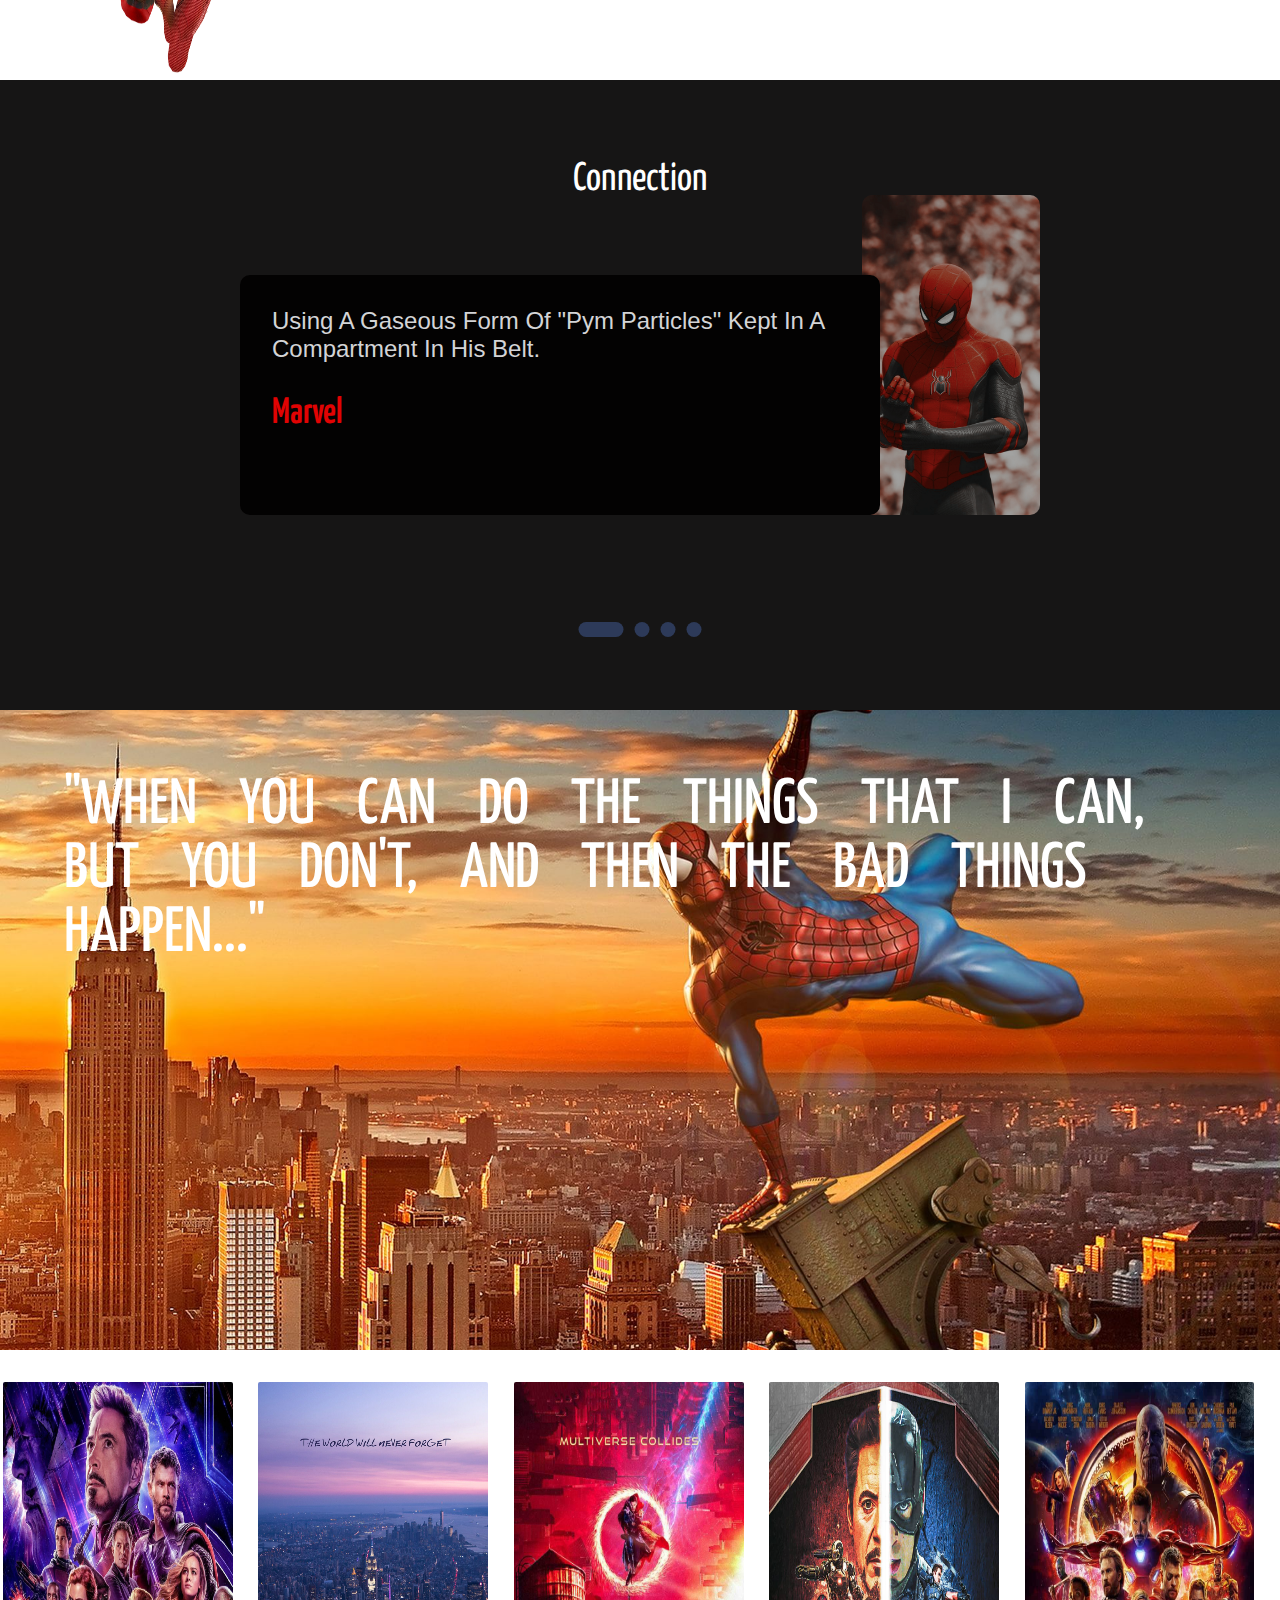
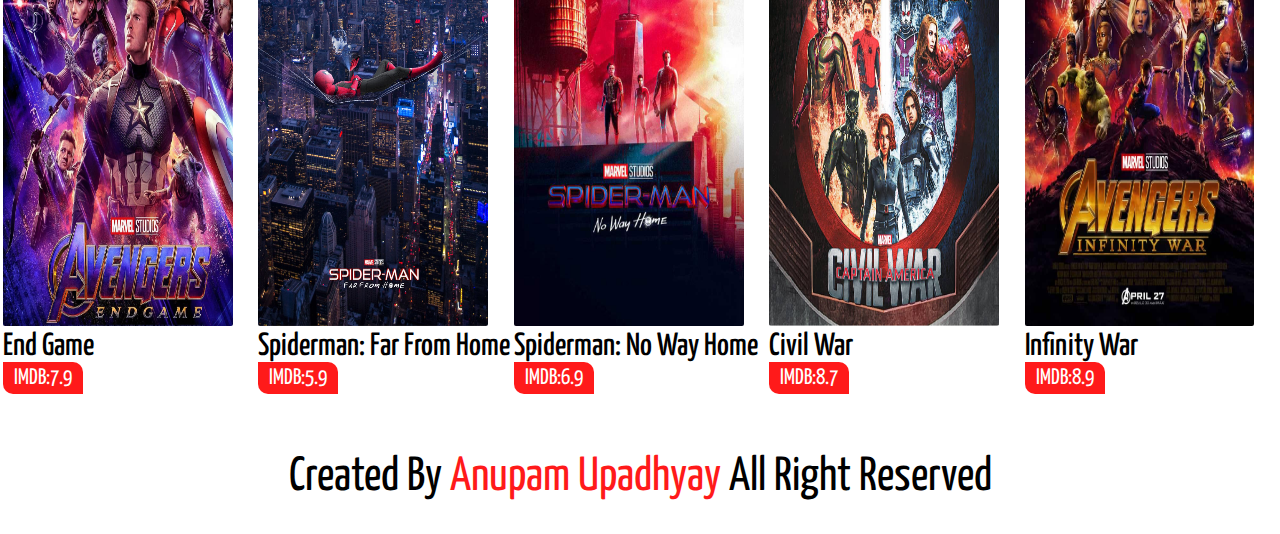
<file: spid.html>
<!DOCTYPE html>
<html lang="en">
<head>
    <meta charset="UTF-8">
    <link rel="stylesheet" href="https://cdnjs.cloudflare.com/ajax/libs/font-awesome/5.15.3/css/all.min.css">
    <meta http-equiv="X-UA-Compatible" content="IE=edge">
    <meta name="viewport" content="width=device-width, initial-scale=1.0">
    <meta name="viewport" content="width=device-width, initial-scale=1.0">
    <link rel="icon" type="image" href="images/img11.png">
    <link rel="stylesheet" href="style/spid.css">
    <title>Spiderman | Peter Parker</title>
</head>
<body>
   <div class="header">
     <div class="detail">
       <h2>Peter Parker</h2>
       <h1>SPIDERMAN</h1>
     </div>
   </div>
   <div class="about">
     <div class="div1">
       <img src="images/s2.png" alt="" srcset="">
     </div>
     <div class="div2">
       <span>
<h2>Spiderman</h2><br><p>
    Bitten by a radioactive spider, Peter Parker’s arachnid abilities give him 
    amazing powers he uses to help others,
     while his personal life continues to offer plenty of obstacles.
</p>
<button  id="open-popup-btn"> Read More</button></span>
     <div class="popup-overlay">
          <div class="popup">
          <h1>About Him</h1>
        <p>
            Inventor Tony Stark applies his genius for high-tech solutions to problems as Iron Man, the armored Avenger.
        </p><div class="popup-close-btn">&times;</div>
          </div>
          
     </div>

</div>

   </div>


   <div class="hero">
    <h1>Connection</h1> 
    <div class="container">
      <div class="indicator">
        <span class="btn active"  ></span>
        <span class="btn"></span>
        <span class="btn"></span>
        <span class="btn"></span>
      </div>
    
      <div class="testimonial">
    <div class="slide-row" id="slide">
      <div class="slide-col">
        <div class="user-text">
          <p>
            Using a gaseous form of "Pym particles" kept in a compartment in his belt.
       <h3>Marvel</h3>
      
          </p>
        </div>
        <div class="user-img">
      <img src="images/s3.png" alt="">
        </div>
      </div>
      <div class="slide-col">
        <div class="user-text">
          <p>
            Lang utilizes a cybernetic helmet that gives him the capacity to communicate with ants and other insects!
       <h3>Marvel</h3>
       
          </p>
        </div>
        <div class="user-img">
      <img src="images/s4.jpg" alt="">
        </div>
      </div>
      <div class="slide-col">
        <div class="user-text">
          <p>
            Thanks to his exploits in a previous life, Scott Lang is a master thief. 
            He utilizes these skills to infiltrate bases, con enemies, and hack computer systems.
       <h3>Marvel</h3>
       
          </p>
        </div>
        <div class="user-img">
      <img src="images/s5.jpg" alt="">
        </div>
      </div>
      <div class="slide-col">
        <div class="user-text">
          <p>
            
    First appearance:Iron Man<br>
    Last appearance:Avengers: Endgame (2019).
       <h3>Marvel</h3>
       
          </p>
        </div>
        <div class="user-img">
      <img src="images/s6.jpg" alt="">
        </div>
      </div>
    </div>     
    </div>
    </div>
        </div>
    
<div class="pos">
  <h2>
    "WHEN YOU CAN DO THE
     THINGS THAT I CAN, BUT YOU DON'T, 
     AND THEN THE BAD THINGS HAPPEN..."
   </h2>
</div><br><br>
    <div class="movies">
      
      <div class="m1"><img src="images/cap17.jpg" alt="" srcset="">
        <h2>End Game</h2>
      <button id="btn">IMDB:7.9</button>
      </div>
      <div class="m2"><img src="images/s8.jpg" alt="" srcset=""><h2>Spiderman: far from home</h2>
        <button id="btn">IMDB:5.9</button>
      </div>
      <div class="m3"><img src="images/s9.jpg" alt="" srcset=""><h2>Spiderman: No way home</h2>
        <button id="btn">IMDB:6.9</button>
      </div>
      <div class="m4"><img src="images/cap15.png" alt="" srcset=""><h2>Civil War</h2>
        <button id="btn">IMDB:8.7</button>
      </div>
      <div class="m5"><img src="images/m4-min.jpg" alt="" srcset=""><h2>Infinity War</h2>
        <button id="btn">IMDB:8.9</button>
      </div>
    
    </div>
    
    <div class="footer">
     
    
      <h1 class="credit">Created by <a target="space" href="mailto:im.anupamupadhyay@gmail.com">Anupam Upadhyay</a> all right reserved</h1>
    </div>
    
   <script src="js/spid.js"></script>
</body>
</html>
</file>
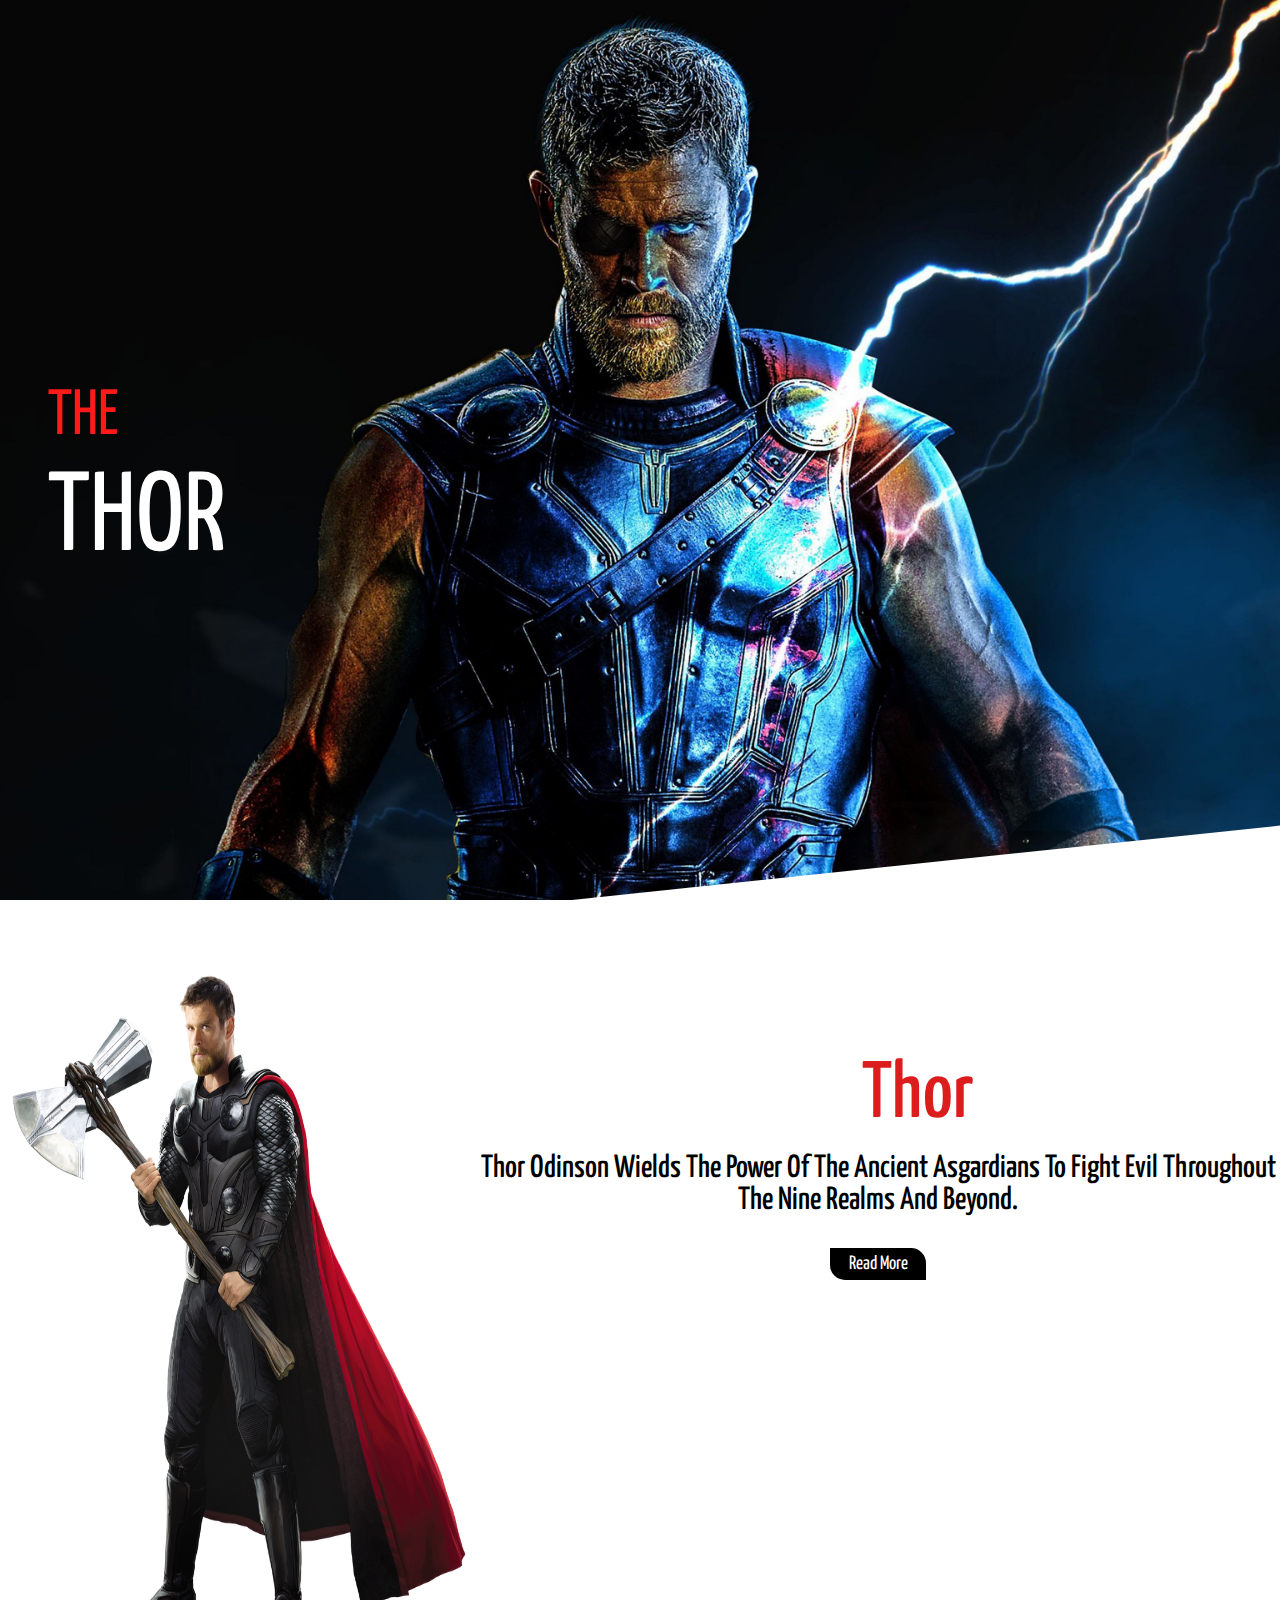
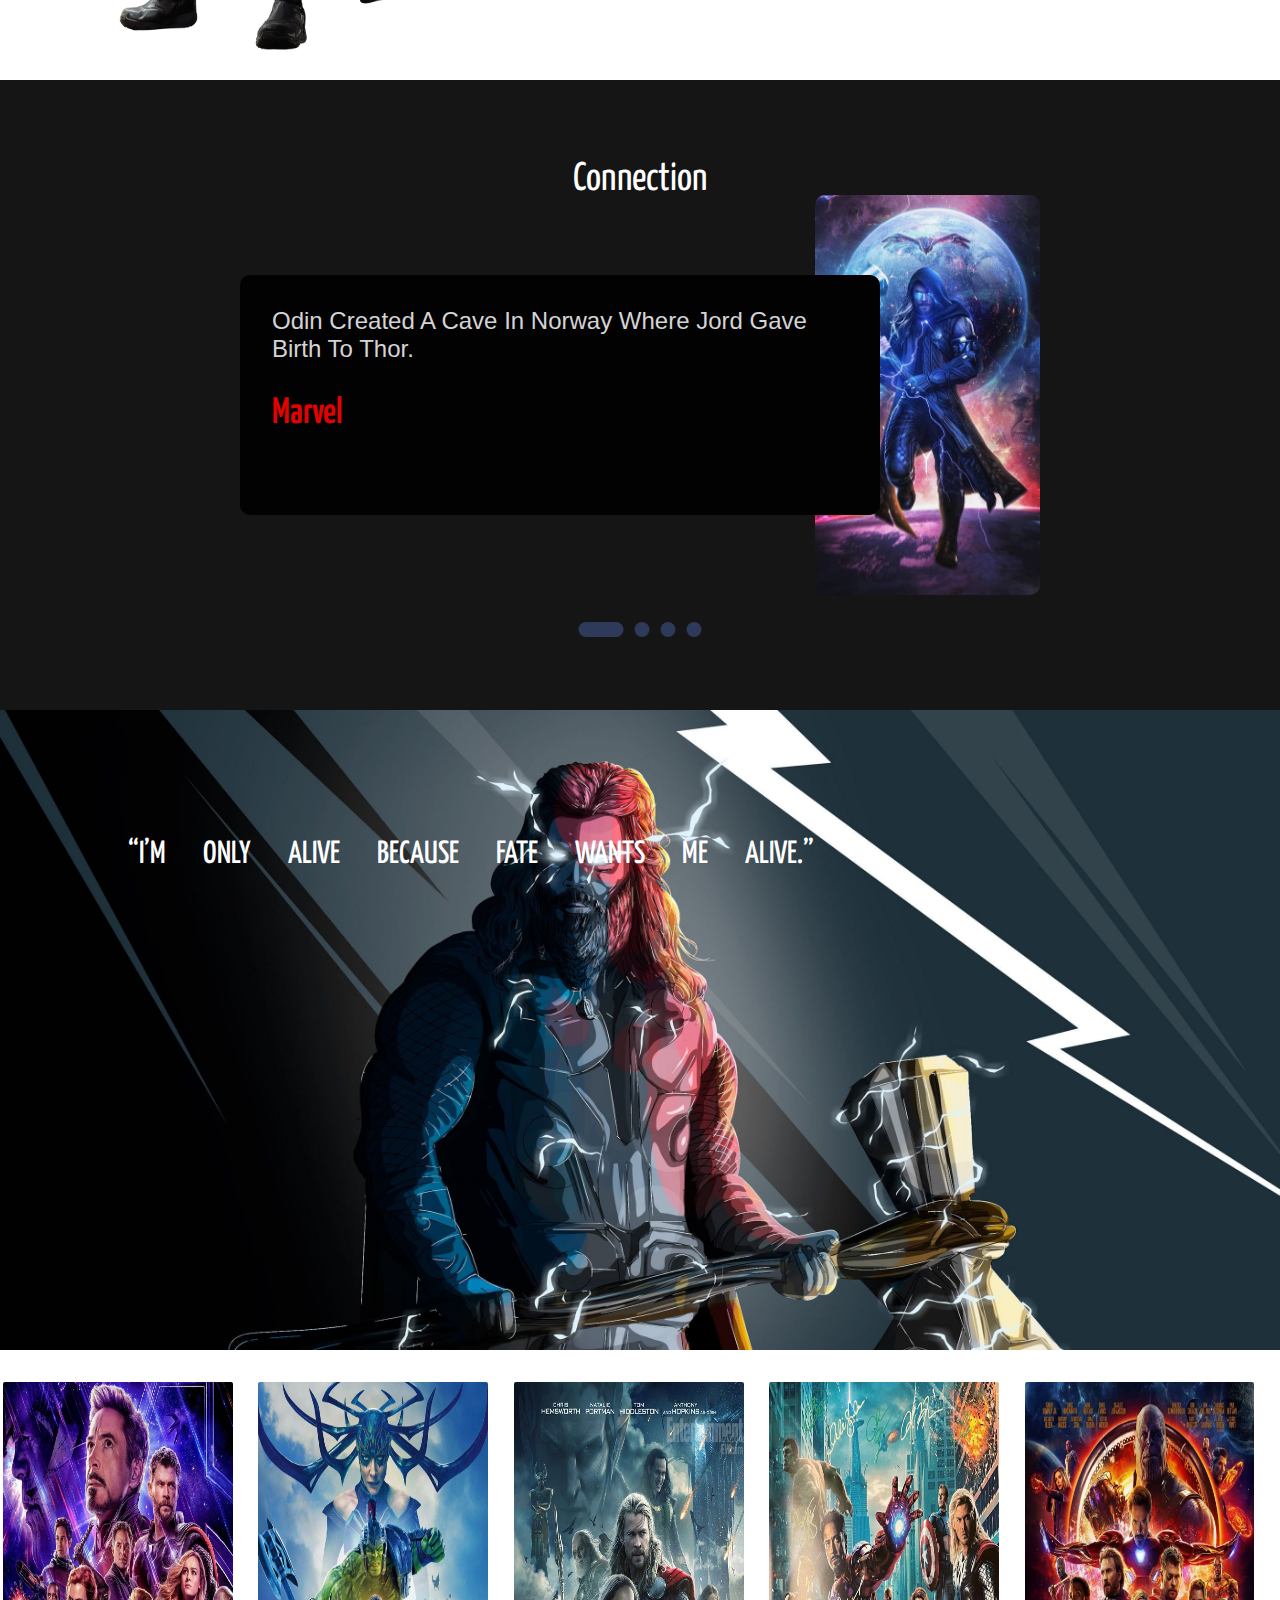
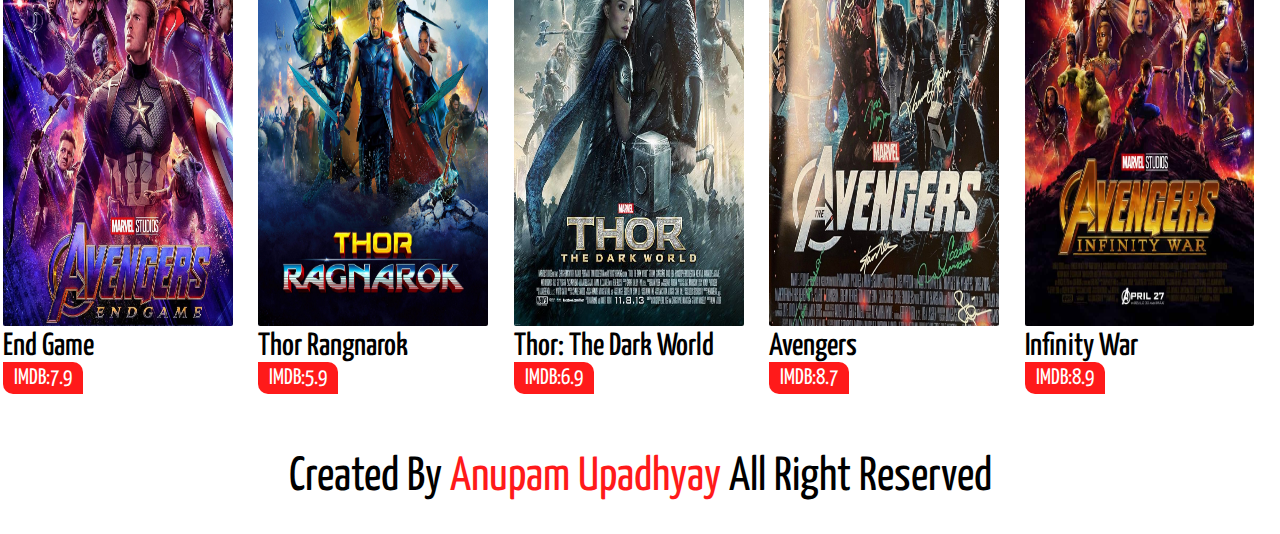
<file: thor.html>
<!DOCTYPE html>
<html lang="en">
<head>
    <meta charset="UTF-8">
    <link rel="stylesheet" href="https://cdnjs.cloudflare.com/ajax/libs/font-awesome/5.15.3/css/all.min.css">
    <meta http-equiv="X-UA-Compatible" content="IE=edge">
    <meta name="viewport" content="width=device-width, initial-scale=1.0">
    <meta name="viewport" content="width=device-width, initial-scale=1.0">
    <link rel="icon" type="image" href="images/img11.png">
    <link rel="stylesheet" href="style/thor.css">
    <title> Thor | Odinson</title>
</head>
<body>
   <div class="header">
     <div class="detail">
       <h2>THE</h2>
       <h1>THOR</h1>
     </div>
   </div>
   <div class="about">
     <div class="div1">
       <img src="images/th3.png" alt="" srcset="">
     </div>
     <div class="div2">
       <span>
<h2>Thor</h2><br><p>
    Thor Odinson wields the power of the ancient Asgardians to fight evil throughout the Nine Realms and beyond.
</p>
<button  id="open-popup-btn"> Read More</button></span>
     <div class="popup-overlay">
          <div class="popup">
          <h1>About Him</h1>
        <p>
            The son of Odin uses his mighty abilities as the God of Thunder to protect his home Asgard and planet Earth alike.
        </p><div class="popup-close-btn">&times;</div>
          </div>
          
     </div>

</div>

   </div>


   <div class="hero">
    <h1>Connection</h1> 
    <div class="container">
      <div class="indicator">
        <span class="btn active"  ></span>
        <span class="btn"></span>
        <span class="btn"></span>
        <span class="btn"></span>
      </div>
    
      <div class="testimonial">
    <div class="slide-row" id="slide">
      <div class="slide-col">
        <div class="user-text">
          <p>
            Odin created a cave in Norway where Jord gave birth to Thor.
       <h3>Marvel</h3>
      
          </p>
        </div>
        <div class="user-img">
      <img src="images/th4.jpg" alt="">
        </div>
      </div>
      <div class="slide-col">
        <div class="user-text">
          <p>
            Odin appointed Frigga therefore as her mother. So Thor got his powers like a Celestial as being a son of a God and a Goddess.
       <h3>Marvel</h3>
       
          </p>
        </div>
        <div class="user-img">
      <img src="images/th5.png" alt="">
        </div>
      </div>
      <div class="slide-col">
        <div class="user-text">
          <p>
            He was said to burst forth from his great hall in his chariot, drawn by two male goats – Tanngnjóstr (Tooth Gnasher) and Tanngrísnir (Snarl Tooth)
       <h3>Marvel</h3>
       
          </p>
        </div>
        <div class="user-img">
      <img src="images/th6.jpg" alt="">
        </div>
      </div>
      <div class="slide-col">
        <div class="user-text">
          <p>
            
    First appearance:		Thor (2011)<br>
    Last appearance:Avengers: Endgame (2019).
       <h3>Marvel</h3>
       
          </p>
        </div>
        <div class="user-img">
      <img src="images/th8.jpg" alt="">
        </div>
      </div>
    </div>     
    </div>
    </div>
        </div>
    
<div class="pos">
  <h2>“I’M ONLY ALIVE BECAUSE FATE WANTS ME ALIVE.”
   </h2>
</div><br><br>
    <div class="movies">
      
      <div class="m1"><img src="images/cap17.jpg" alt="" srcset="">
        <h2>End Game</h2>
      <button id="btn">IMDB:7.9</button>
      </div>
      <div class="m2"><img src="images/th10.jpg" alt="" srcset=""><h2>Thor rangnarok</h2>
        <button id="btn">IMDB:5.9</button>
      </div>
      <div class="m3"><img src="images/th11.jpg" alt="" srcset=""><h2>Thor: The dark World</h2>
        <button id="btn">IMDB:6.9</button>
      </div>
      <div class="m4"><img src="images/th12.jpg" alt="" srcset=""><h2>Avengers</h2>
        <button id="btn">IMDB:8.7</button>
      </div>
      <div class="m5"><img src="images/m4-min.jpg" alt="" srcset=""><h2>Infinity War</h2>
        <button id="btn">IMDB:8.9</button>
      </div>
    
    </div>
    
    <div class="footer">
     
    
      <h1 class="credit">Created by <a target="space" href="mailto:im.anupamupadhyay@gmail.com">Anupam Upadhyay</a> all right reserved</h1>
    </div>
    
   <script src="js/dr.js"></script>
</body>
</html>
</file>
<file: style/captian.css>
@import url('https://fonts.googleapis.com/css2?family=Fira+Sans:ital,wght@0,100;0,200;0,300;0,400;0,500;0,600;0,700;0,800;0,900;1,100;1,200;1,300;1,400;1,500;1,600;1,700;1,800;1,900&family=Roboto:wght@100&family=Yanone+Kaffeesatz:wght@200;300;400;500&display=swap');
:root{
    --red: #ff1a1a;
    }
    *{
      font-family: 'Yanone Kaffeesatz',sans-serif;
      margin:0;
      
      padding: 0;
      box-sizing: border-box;
      text-decoration: none;
      outline: none;
      border: none;
      transition: all .3s cubic-bezier(.16,.8.62,1.52);
      text-transform: capitalize;
      font-weight:normal;
      cursor:pointer;
    }
    
    *::selection{
     background: var(--red);
     color: #fff;
    }
    .header
    {
        display: flex;
    align-items: center;
    justify-content: center;
    flex-wrap: wrap;
    background:linear-gradient(rgba(0, 0, 0,.8),rgba(0, 0, 0,.8)),
    no-repeat;
    background-image: url(../cap/cap5.jpg);
    height:60rem;
    background-size:cover;
    background-position: center;
    background-attachment: fixed;
    clip-path: polygon(0 0, 100% 0, 100% 86%, 0% 100%);
    }
    .detail{
        flex: 1 1 40rem;
        padding: 4rem 3rem;
       }
       .detail h2{
       color: var(--red);
       font-size: 4rem;
       padding-bottom: 1rem;
       }
       
       
       .detail h1{
       color:#fff;
       font-size:7rem;
       }
       .about
       {
           height: 35rem;
           display: flex;
           width: 100%;
           

       }
       .about .div1
       {
           width: 40%;
           
       }
       .about .div1 img{
           
           width:80%;
           height:100%;
       }
     .div2 {
         text-align: center;

     }
     .div2 h2
    {
        font-weight: 500;
        margin-left:5rem;
        margin-top: 6rem;
       font-size:5rem;
    }
    .div2 p
    {
        font-size:2rem ;
        font-weight:500; 
    }
    .div2 button
    {
        width: 6rem;
        height: 2rem;
        margin-top:2rem;
        background-color: black;
        color: #fff;
        font-size: 1.2rem ;
        border-bottom-left-radius: 15px;
        border-top-right-radius: 15px;
    }
    .div2 button:hover{
        background-color: #ff1a1a;
    }

    .popup-overlay
    {
        position:fixed;
        top:0px;
        left:0px;
        width:100%;
        height:100%;
        background:rgba(0, 0, 0, .5);
        display: none;
        
    }
    .popup
    {
        position: fixed;
        top:-150%;
        left:50%;
        transform:translate(-50%,-50%);
        width: 40rem;
        background-color: #fff;
        padding: 20px;
        
    }
    .popup h1
    {
        font-size: 2.5rem;
        color: #ff1a1a;
    }
    .popup p 
    {
        font-size:1.5rem;
        color: black;
    }
    .popup .popup-close-btn
    {
        position:absolute;
        top: 10px;
        right:10px;
        font-size: 20px;
        background-color: rgb(8, 7, 7);
        padding: 10px;
        border-radius:2px;
        color: #fff;
        font-weight: 500;
    }
    body.popup-active .popup
    {
     top:50%   
    }
    body.popup-active  .popup-overlay
    {
        display: block;
    }


    
    .hero
{
    background-color: #161515;
    height: 70vh;
    width: 100%;
    position:relative;
}
.hero h1
{
    text-align: center;
    padding-top: 80px;
    font-size: 40px;
    color: #fff;
}
.slide-row
{
    display: flex;
    width: 3200px;
    transition:.5s;
}
.slide-col
{
    width: 800px;
    height: 400px;
    position: relative;
}
.user-img
{
    position: absolute;
    top:0;
    right: 0;
    height: 100%;
}
.user-img img
{
    height: 100%;
    border-radius: 10px;
}
.user-text
{
    background-color: #2d3a59;
    width:600px;
    height: 270px;
    position:absolute;
    left:0;
    top:50%;
    transform: translateY(-50%);
    border-radius:10px;
    color:#d3d4d6;
    padding: 45px;
    box-sizing: border-box;
    z-index: 2;
}
.user-text p
{
    font-size: 18px;
    line-height: 24px;
    font-family:'Gill Sans', 'Gill Sans MT', Calibri, 'Trebuchet MS', sans-serif;
}

.user-text h3
{
    margin:35px 0 5px;
    color:rgb(218, 185, 185);font-size:2.3rem;
    font-family: 'Yanone Kaffeesatz',sans-serif;
    font-weight: 600;
}
.container{
    width:800px;
    height: 400px;
    position: absolute;
    top:50%;
    left:50%;
    transform:translate(-50%,-50%);
}
.indicator
{
    position: absolute;
    left:50%;
    transform: translateX(-50%);
    bottom: -50px;
}
.btn{
    display: inline-block;
    height: 15px;
    width: 15px;
    margin:4px;
    border-radius:15px;
    background-color: #2d3a59;
    cursor: pointer;
    transition: .5s;
}
.active 
{
    width: 45px;
}
.testimonial
{
  width: 100%;
  height: 100%;
  overflow: hidden;
}
.movies
{
    display: flex;
    
    width: 100%;
    height: 40rem; 
}
.movies .m1
{
    width:20%;
    margin-left: 3px;
    
}

.movies .m1 img 
{
    width: 90%;
   height:85%;
    border-radius: 2px;
    transition: .2s;
   
}
.movies .m1 img:hover
{
    transform:translateY(-10px);
}
.movies .m1 h2
{
    font-size: 2rem;
    font-weight: 500;
}
.movies .m1 h2:hover 
{
    color:red
}
.movies .m2
{
    width:20%;
   
}
.movies .m2 img 
{
    width: 90%;
    border-radius: 2px;
    height: 85%;
    transition: .2s;
   
}
.movies .m2 img:hover
{
    transform:translateY(-10px);
}
.movies .m2 h2
{
    font-size: 2rem;
    font-weight: 500;
}
.movies .m2 h2:hover 
{
    color:red
}

.movies .m3
{
    width:20%;
   
}
.movies .m3 img 
{
    width: 90%;
    border-radius: 2px;
    height: 85%;
    transition: .2s;
   
}
.movies .m3 img:hover
{
    transform:translateY(-10px);
}
.movies .m3 h2
{
    font-size: 2rem;
    font-weight: 500;
}
.movies .m3 h2:hover 
{
    color:red
}
#btn 
{
    color: white;
    background-color: #ff1a1a;
    width: 5rem;
    height: 2rem;
    font-size: 1.4rem;
    border-bottom-left-radius: 10px;
    border-top-right-radius: 10px;
}
#btn:hover
{
   background-color: #161515;
}

.movies .m4
{
    width:20%;
   
}
.movies .m4 img 
{
    width: 90%;
    height: 85%;
    border-radius: 2px;
    transition: .2s;
   
}
.movies .m4 img:hover
{
    transform:translateY(-10px);
}
.movies .m4 h2
{
    font-size: 2rem;
    font-weight: 500;
}
.movies .m4 h2:hover 
{
    color:red
}

.movies .m5
{
    width:20%;
 
}
.movies .m5 img 
{
    width: 90%;
    border-radius: 2px;
    transition: .2s;
    height: 85%;
   
}
.movies .m5 img:hover
{
    transform:translateY(-10px);
}
.movies .m5 h2
{
    font-size: 2rem;
    font-weight: 500;
}
.movies .m5 h2:hover 
{
    color:red
}


.pos
{
    height: 40rem;
    margin:auto;
    position: relative;
    background-repeat: no-repeat;
    background-size: cover;
    background-image:url(../cap/cap19.jpg);
    width: 100%;
}


.footer .credit
{
    text-align: center;
  padding: 2rem 1rem;
  font-size: 3rem;
  color: rgb(0, 0, 0);
  
}
.footer .credit a 
{
  color: var(--red);
  transition: .3s;
}
.footer .credit a:hover
{
 transform: scale(1.2);
}
.pos h2
{
    padding: 8rem 8rem;
    text-transform: uppercase;
    color: white;
    font-weight: 500;
    font-size: 4rem;
    word-spacing: 2rem;
   

}
@media (max-width:768px)
{
    .header{
        background-image:url(../cap/cap21.jpg);
    }
    .pos{
        background-image:url(../cap/cap22.png);
    }
.header .detail{
   text-align: center;
   
}
.popup
{
    width: 50%;
}
.about
{
    display: grid;
    text-align: center;
}
.div1
{
    width: 80%;
}
.hero
{
   width:100%;
   background-color: #020101;
   height:35rem; 
   
}


.user-text

    
{
    margin-top: 2rem;
    background-color: #080809;
    width: 45%;
  height: 18rem;
  border-radius: 2rem;
}

.movies
{
    width: 100%;
    display: grid;
    text-align: center;
}
.movies .m1
{ 
    

 width: 100%;
}
.movies .m2
{ 
   margin: auto;
    width:100%;
}
.movies .m3
{ 
    
    width:100%;
}
.movies .m4
{ 
   
    width:100%;
}
.movies .m5
{ 
  
    width:100%;
}
.movies .img
{
    height:7rem;
    width:95%;
}
.pos
{
    width: 100%;
    height: 20rem;
}
.pos h2
{
    font-size: 2.5rem;
}
.movies .btn
{
   margin-left: 120px;
}
.footer 
{
    display: none;
}
}
@media (max-width:500px)
{
.header .detail{
   text-align: center;
   
}
.about
{
    display: grid;
    text-align: center;
}
.div1
{
    width: 80%;
}
.hero
{
    width:100%;
   margin: auto;
    
}
.container 
{
    width: 80%;
    height: 80%;
   
}

.user-img 
{
    display: none;
}
.movies
{
    width: 100%;
    display: grid;
    text-align: center;
}
.movies .m1
{ 
    

 width: 100%;
}
.movies .m2
{ 
   margin: auto;
    width:100%;
}
.movies .m3
{ 
    
    width:100%;
}
.movies .m4
{ 
   
    width:100%;
}
.movies .m5
{ 
  
    width:100%;
}
.movies .img
{
    height:7rem;
    width:100%;
}
.pos
{
    width: 100%;
    height: 20rem;
}
.pos h2
{
    font-size: 2.5rem;
}
.movies .btn
{
   margin-left: 120px;
}
.footer 
{
    display: none;
}
}


@media (max-width:400px)
{
.header .detail{
   text-align: center;
   
}
.about
{
    display: grid;
    text-align: center;
}
.div1
{
    width: 80%;
}
.hero
{
    width:100%;
   margin: auto;
    
}
.container 
{
    width:60%;
    height: 80%;
   
}

.user-img 
{
    display: none;
}
.movies
{
    width: 100%;
    display: grid;
    text-align: center;

}
.movies .m1
{ 
    

 width: 100%;
}
.movies .m2
{ 
   margin: auto;
    width:100%;
}
.movies .m3
{ 
    
    width:100%;
}
.movies .m4
{ 
   
    width:100%;
}
.movies .m5
{ 
  
    width:100%;
}
.movies .img
{
    height:7rem;
    width:100%;
}
.pos
{
    width: 100%;
    height: 20rem;
}
.pos h2
{
    font-size: 2rem;
}

.footer 
{
    display: none;
}
.popup{
    width: 50%;
}
}
</file>
<file: style/cm.css>
@import url('https://fonts.googleapis.com/css2?family=Fira+Sans:ital,wght@0,100;0,200;0,300;0,400;0,500;0,600;0,700;0,800;0,900;1,100;1,200;1,300;1,400;1,500;1,600;1,700;1,800;1,900&family=Roboto:wght@100&family=Yanone+Kaffeesatz:wght@200;300;400;500&display=swap');
:root{
    --red: #ff1a1a;
    }
    *{
        font-family: 'Yanone Kaffeesatz',sans-serif;
        margin:0;
        
        padding: 0;
        box-sizing: border-box;
        text-decoration: none;
        outline: none;
        border: none;
        transition: all .3s cubic-bezier(.16,.8.62,1.52);
        text-transform: capitalize;
        font-weight:normal;
        cursor:pointer;
    }
    
    *::selection{
     background: var(--red);
     color: #fff;
    }
    .header
    {
        display: flex;
    align-items: center;
    justify-content: center;
    flex-wrap: wrap;
    background:linear-gradient(rgba(0, 0, 0,.8),rgba(0, 0, 0,.8)),
    no-repeat;
    background-image: url(../cm/c1.jpg);
   
    height:60rem;
    background-size:cover;
    background-position: center;
    background-attachment: fixed;
    clip-path: polygon(0 0, 100% 0, 100% 86%, 0% 100%);
    
    }
    .detail{
        flex: 1 1 40rem;
        padding: 4rem 3rem;
        
       }
       .detail h2{
       color: var(--red);
       font-size: 4rem;
       padding-bottom: 1rem;
       }
       
       
       .detail h1{
       color:#fff;
       font-size:7rem;

       }
       .about
       {
           height: 45rem;
           display: flex;
           width: 100%;
            

       }
       .about .div1
       {
           width:50%;
           
       }
       .about .div1 img{
           
           width:100%;
           height:100%;
       }
     .div2 {
         text-align: center;

     }
     .div2 h2
    {
        font-weight: 500;
        margin-left:5rem;
        margin-top: 6rem;
       font-size:5rem;
       color: #dc1d1d;
    }
    .div2 p
    {
        font-size:2rem ;
        font-weight:500; 
    }
    .div2 button
    {
        width: 6rem;
        height: 2rem;
        margin-top:2rem;
        background-color: black;
        color: #fff;
        font-size: 1.2rem ;
        border-bottom-left-radius: 15px;
        border-top-right-radius: 15px;
    }
    .div2 button:hover{
        background-color: #ff1a1a;
    }

    .popup-overlay
    {
        position:fixed;
        top:0px;
        left:0px;
        width:100%;
        height:100%;
        background:rgba(0, 0, 0, .5);
        display: none;
        
    }
    .popup
    {
        position: absolute;
        top:-150%;
        left:50%;
        transform:translate(-50%,-50%);
        width: 40rem;
        background-color: #fff;
        padding: 20px;
        
    }
    .popup h1
    {
        font-size: 2.5rem;
        color: #ff1a1a;
    }
    .popup p 
    {
        font-size:1.5rem;
        color: black;
    }
    .popup .popup-close-btn
    {
        position:absolute;
        top: 10px;
        right:10px;
        font-size: 20px;
        background-color: rgb(8, 7, 7);
        padding: 10px;
        border-radius:2px;
        color: #fff;
        font-weight: 500;
    }
    body.popup-active .popup
    {
     top:50%   
    }
    body.popup-active  .popup-overlay
    {
        display: block;
    }


    
    .hero
{
    background-color: #161515;
    height: 70vh;
    width: 100%;
    position:relative;
}
.hero h1
{
    text-align: center;
    padding-top: 80px;
    font-size: 40px;
    color: #fff;
}
.slide-row
{
    display: flex;
    width: 3200px;
    transition:.5s;
}
.slide-col
{
    width: 800px;
    height: 400px;
    position: relative;
}
.user-img
{
    position: absolute;
    top:0;
    right: 0;
    height: 100%;
}
.user-img img
{
    height: 80%;
    border-radius: 10px;
}
.user-text
{
    background-color: #030202;
    width:80%;
    height: 15rem;
    position:absolute;
    left:0;
    top:50%;
    transform: translateY(-50%);
    border-radius:10px;
    color:#d3d4d6;
    padding:2rem;
    box-sizing: border-box;
    z-index: 2;
}
.user-text p
{
    font-size:1.5rem;

    font-family:'Gill Sans', 'Gill Sans MT', Calibri, 'Trebuchet MS', sans-serif;
}

.user-text h3
{
   margin-top:2rem;
    color:rgb(225, 3, 3);
    font-size:2.3rem;
    font-family: 'Yanone Kaffeesatz',sans-serif;
    font-weight: 600;
}
.container{
    width:800px;
    height: 400px;
    position: absolute;
    top:50%;
    left:50%;
    transform:translate(-50%,-50%);
}
.indicator
{
    position: absolute;
    left:50%;
    transform: translateX(-50%);
    bottom: -50px;
}
.btn{
    display: inline-block;
    height: 15px;
    width: 15px;
    margin:4px;
    border-radius:15px;
    background-color: #2d3a59;
    cursor: pointer;
    transition: .5s;
}
.active 
{
    width: 45px;
}
.testimonial
{
  width: 100%;
  height: 100%;
  overflow: hidden;
}
.movies
{
    display: flex;
    
    width: 100%;
    height: 40rem; 
}
.movies .m1
{
    width:20%;
    margin-left: 3px;
    
}

.movies .m1 img 
{
    width: 90%;
   height:85%;
    border-radius: 2px;
    transition: .2s;
   
}
.movies .m1 img:hover
{
    transform:translateY(-10px);
}
.movies .m1 h2
{
    font-size: 2rem;
    font-weight: 500;
}
.movies .m1 h2:hover 
{
    color:red
}
.movies .m2
{
    width:20%;
   
}
.movies .m2 img 
{
    width: 90%;
    border-radius: 2px;
    height: 85%;
    transition: .2s;
   
}
.movies .m2 img:hover
{
    transform:translateY(-10px);
}
.movies .m2 h2
{
    font-size: 2rem;
    font-weight: 500;
}
.movies .m2 h2:hover 
{
    color:red
}

.movies .m3
{
    width:20%;
   
}
.movies .m3 img 
{
    width: 90%;
    border-radius: 2px;
    height: 85%;
    transition: .2s;
   
}
.movies .m3 img:hover
{
    transform:translateY(-10px);
}
.movies .m3 h2
{
    font-size: 2rem;
    font-weight: 500;
}
.movies .m3 h2:hover 
{
    color:red
}
#btn 
{
    color: white;
    background-color: #ff1a1a;
    width: 5rem;
    height: 2rem;
    font-size: 1.4rem;
    border-bottom-left-radius: 10px;
    border-top-right-radius: 10px;
}
#btn:hover
{
   background-color: #161515;
}

.movies .m4
{
    width:20%;
   
}
.movies .m4 img 
{
    width: 90%;
    height: 85%;
    border-radius: 2px;
    transition: .2s;
   
}
.movies .m4 img:hover
{
    transform:translateY(-10px);
}
.movies .m4 h2
{
    font-size: 2rem;
    font-weight: 500;
}
.movies .m4 h2:hover 
{
    color:red
}

.movies .m5
{
    width:20%;
 
}
.movies .m5 img 
{
    width: 90%;
    border-radius: 2px;
    transition: .2s;
    height: 85%;
   
}
.movies .m5 img:hover
{
    transform:translateY(-10px);
}
.movies .m5 h2
{
    font-size: 2rem;
    font-weight: 500;
}
.movies .m5 h2:hover 
{
    color:red
}


.pos
{
    height: 40rem;
    margin:auto;
    position: relative;
    background-repeat: no-repeat;
    background-size: cover;
    background-position: center;
    background-image:url(../cm/c7.jpg);
    width: 100%;
}


.footer .credit
{
    text-align: center;
  padding: 2rem 1rem;
  font-size: 3rem;
  color: rgb(0, 0, 0);
  
}
.footer .credit a 
{
  color: var(--red);
  transition: .3s;
}
.footer .credit a:hover
{
 transform: scale(1.2);
}
.pos h2
{
    padding: 4rem;
    text-transform: uppercase;
    color: white;
    font-weight: 500;
    font-size: 4rem;
    word-spacing: 2rem;
   

}
@media (max-width:768px)
{
    .header{
        background-image:url(../cm/c10.jpg);
    }
    .pos{
        background-image:url(../cm/c7.jpg);
    }
    .pos h2
    {
        padding: 2rem;
        color: #111011;
        font-weight: 500;
        
        font-size: 3rem;
    }
.header .detail{
   text-align: center;
   
}
.detail h2
{
    font-size:2.2rem;
}
.detail h1
{
    font-size:4.2rem;
}

.popup
{
    width: 50%;
    font-size: 1.2rem;
}
.about
{
    display: grid;
    text-align: center;
    
}
.about .div2 h2
{
    font-size: 1.8rem;
}
.about .div2 p
{
    font-size: 1.2rem;
}
.div1
{
    width: 80%;
}
.hero
{
   width:100%;
   background-color: #0a0a0a;
   height:35rem; 
   
}


.user-text

    
{
    position: relative;
    left: 13.5rem;
    margin-top: 2rem;
    background-color: #1b1818;
    width: 45%;
  height: 18rem;
  border-radius: 2rem;
}

.movies
{
    width: 100%;
    display: grid;
    text-align: center;
}
.movies .m1
{ 
    

 width: 100%;
}
.movies .m2
{ 
   margin: auto;
    width:100%;
}
.movies .m3
{ 
    
    width:100%;
}
.movies .m4
{ 
   
    width:100%;
}
.movies .m5
{ 
  
    width:100%;
}
.movies .img
{
    height:7rem;
    width:95%;
}
.pos
{
    width: 100%;
    height: 20rem;
}
.pos h2
{
    font-size: 2.5rem;
    color: #fff;
}
.movies .btn
{
   margin-left: 120px;
}
.footer 
{
    display: none;
}
}
@media (max-width:500px)
{
.header .detail{
   text-align: center;
   
}
.about
{
    display: grid;
    text-align: center;
}
.div1
{
    width: 80%;
}
.hero
{
   width:100%;
   background-color: #020101;
   height:35rem; 
   
}


.user-text

    
{
    margin-top: 2rem;
    background-color: #080809;
    width: 45%;
  height: 18rem;
  border-radius: 2rem;
}

.user-img
{
    display: none;
}
.movies
{
    width: 100%;
    display: grid;
    text-align: center;
}
.movies .m1
{ 
    

 width: 100%;
}
.movies .m2
{ 
   margin: auto;
    width:100%;
}
.movies .m3
{ 
    
    width:100%;
}
.movies .m4
{ 
   
    width:100%;
}
.movies .m5
{ 
  
    width:100%;
}
.movies .img
{
    height:7rem;
    width:100%;
}
.pos
{
    width: 100%;
    height: 20rem;
}
.pos h2
{
    font-size: 2.5rem;
}
.movies .btn
{
   margin-left: 120px;
}
.footer 
{
    display: none;
}
}


@media (max-width:400px)
{
.header .detail{
   text-align: center;
   
}
.about
{
    display: grid;
    text-align: center;
}
.div1
{
    width: 80%;
}
.hero
{
   width:100%;
   background-color: #020101;
   height:35rem; overflow: hidden;
   
}
.user-img
{
    display: none;
}

.user-text

    
{
    margin-top: 2rem;
    background-color: #080809;
    width: 45%;
  height: 18rem;
  border-radius: 2rem;
}
.movies
{
    width: 100%;
    display: grid;
    text-align: center;

}
.movies .m1
{ 
    

 width: 100%;
}
.movies .m2
{ 
   margin: auto;
    width:100%;
}
.movies .m3
{ 
    
    width:100%;
}
.movies .m4
{ 
   
    width:100%;
}
.movies .m5
{ 
  
    width:100%;
}
.movies .img
{
    height:7rem;
    width:100%;
}
.pos
{
    width: 100%;
    height: 20rem;
}
.pos h2
{
    font-size: 2rem;
}

.footer 
{
    display: none;
}
.popup{
    width: 50%;
}
}
</file>
<file: style/drux.css>
@import url('https://fonts.googleapis.com/css2?family=Fira+Sans:ital,wght@0,100;0,200;0,300;0,400;0,500;0,600;0,700;0,800;0,900;1,100;1,200;1,300;1,400;1,500;1,600;1,700;1,800;1,900&family=Roboto:wght@100&family=Yanone+Kaffeesatz:wght@200;300;400;500&display=swap');
:root{
    --red: #ff1a1a;
    }
    *{
        font-family: 'Yanone Kaffeesatz',sans-serif;
        margin:0;
        
        padding: 0;
        box-sizing: border-box;
        text-decoration: none;
        outline: none;
        border: none;
        
        transition: all .3s cubic-bezier(.16,.8.62,1.52);
        text-transform: capitalize;
        font-weight:normal;
        cursor:pointer;
    }
    
    *::selection{
     background: var(--red);
     color: #fff;
    }
    .header
    {
        display: flex;
    align-items: center;
    justify-content: center;
    flex-wrap: wrap;
    background:linear-gradient(rgba(0, 0, 0,.8),rgba(0, 0, 0,.8)),
    no-repeat;
    background-image: url(../drux/d1.jpg);
   
    height:60rem;
    background-size:cover;
    background-position: center;
    background-attachment: fixed;
    clip-path: polygon(0 0, 100% 0, 100% 86%, 0% 100%);
    
    }
    .detail{
        flex: 1 1 40rem;
        padding: 4rem 3rem;
        
       }
       .detail h2{
       color: var(--red);
       font-size: 4rem;
       padding-bottom: 1rem;
       }
       
       
       .detail h1{
       color:#fff;
       font-size:7rem;

       }
       .about
       {
           height: 45rem;
           display: flex;
           width: 100%;
            

       }
       .about .div1
       {
           width:50%;
           
       }
       .about .div1 img{
           
           width:100%;
           height:100%;
       }
     .div2 {
         text-align: center;

     }
     .div2 h2
    {
        font-weight: 500;
        margin-left:5rem;
        margin-top: 6rem;
       font-size:5rem;
       color: #dc1d1d;
    }
    .div2 p
    {
        font-size:2rem ;
        font-weight:500; 
    }
    .div2 button
    {
        width: 6rem;
        height: 2rem;
        margin-top:2rem;
        background-color: black;
        color: #fff;
        font-size: 1.2rem ;
        border-bottom-left-radius: 15px;
        border-top-right-radius: 15px;
    }
    .div2 button:hover{
        background-color: #ff1a1a;
    }

    .popup-overlay
    {
        position:fixed;
        top:0px;
        left:0px;
        width:100%;
        height:100%;
        background:rgba(0, 0, 0, .5);
        display: none;
        
    }
    .popup
    {
        position: absolute;
        top:-150%;
        left:50%;
        transform:translate(-50%,-50%);
        width: 40rem;
        background-color: #fff;
        padding: 20px;
        
    }
    .popup h1
    {
        font-size: 2.5rem;
        color: #ff1a1a;
    }
    .popup p 
    {
        font-size:1.5rem;
        color: black;
    }
    .popup .popup-close-btn
    {
        position:absolute;
        top: 10px;
        right:10px;
        font-size: 20px;
        background-color: rgb(8, 7, 7);
        padding: 10px;
        border-radius:2px;
        color: #fff;
        font-weight: 500;
    }
    body.popup-active .popup
    {
     top:50%   
    }
    body.popup-active  .popup-overlay
    {
        display: block;
    }


    
    .hero
{
    background-color: #161515;
    height: 70vh;
    width: 100%;
    position:relative;
}
.hero h1
{
    text-align: center;
    padding-top: 80px;
    font-size: 40px;
    color: #fff;
}
.slide-row
{
    display: flex;
    width: 3200px;
    transition:.5s;
}
.slide-col
{
    width: 800px;
    height: 400px;
    position: relative;
}
.user-img
{
    position: absolute;
    top:0;
    right: 0;
    height: 100%;
}
.user-img img
{
    height: 80%;
    border-radius: 10px;
}
.user-text
{
    background-color: #030202;
    width:80%;
    height: 15rem;
    position:absolute;
    left:0;
    top:50%;
    transform: translateY(-50%);
    border-radius:10px;
    color:#d3d4d6;
    padding:2rem;
    box-sizing: border-box;
    z-index: 2;
}
.user-text p
{
    font-size:1.5rem;

    font-family:'Gill Sans', 'Gill Sans MT', Calibri, 'Trebuchet MS', sans-serif;
}

.user-text h3
{
   margin-top:2rem;
    color:rgb(225, 3, 3);
    font-size:2.3rem;
    font-family: 'Yanone Kaffeesatz',sans-serif;
    font-weight: 600;
}
.container{
    width:800px;
    height: 400px;
    position: absolute;
    top:50%;
    left:50%;
    transform:translate(-50%,-50%);
}
.indicator
{
    position: absolute;
    left:50%;
    transform: translateX(-50%);
    bottom: -50px;
}
.btn{
    display: inline-block;
    height: 15px;
    width: 15px;
    margin:4px;
    border-radius:15px;
    background-color: #2d3a59;
    cursor: pointer;
    transition: .5s;
}
.active 
{
    width: 45px;
}
.testimonial
{
  width: 100%;
  height: 100%;
  overflow: hidden;
}
.movies
{
    display: flex;
    
    width: 100%;
    height: 40rem; 
}
.movies .m1
{
    width:20%;
    margin-left: 3px;
    
}

.movies .m1 img 
{
    width: 90%;
   height:85%;
    border-radius: 2px;
    transition: .2s;
   
}
.movies .m1 img:hover
{
    transform:translateY(-10px);
}
.movies .m1 h2
{
    font-size: 2rem;
    font-weight: 500;
}
.movies .m1 h2:hover 
{
    color:red
}
.movies .m2
{
    width:20%;
   
}
.movies .m2 img 
{
    width: 90%;
    border-radius: 2px;
    height: 85%;
    transition: .2s;
   
}
.movies .m2 img:hover
{
    transform:translateY(-10px);
}
.movies .m2 h2
{
    font-size: 2rem;
    font-weight: 500;
}
.movies .m2 h2:hover 
{
    color:red
}

.movies .m3
{
    width:20%;
   
}
.movies .m3 img 
{
    width: 90%;
    border-radius: 2px;
    height: 85%;
    transition: .2s;
   
}
.movies .m3 img:hover
{
    transform:translateY(-10px);
}
.movies .m3 h2
{
    font-size: 2rem;
    font-weight: 500;
}
.movies .m3 h2:hover 
{
    color:red
}
#btn 
{
    color: white;
    background-color: #ff1a1a;
    width: 5rem;
    height: 2rem;
    font-size: 1.4rem;
    border-bottom-left-radius: 10px;
    border-top-right-radius: 10px;
}
#btn:hover
{
   background-color: #161515;
}

.movies .m4
{
    width:20%;
   
}
.movies .m4 img 
{
    width: 90%;
    height: 85%;
    border-radius: 2px;
    transition: .2s;
   
}
.movies .m4 img:hover
{
    transform:translateY(-10px);
}
.movies .m4 h2
{
    font-size: 2rem;
    font-weight: 500;
}
.movies .m4 h2:hover 
{
    color:red
}

.movies .m5
{
    width:20%;
 
}
.movies .m5 img 
{
    width: 90%;
    border-radius: 2px;
    transition: .2s;
    height: 85%;
   
}
.movies .m5 img:hover
{
    transform:translateY(-10px);
}
.movies .m5 h2
{
    font-size: 2rem;
    font-weight: 500;
}
.movies .m5 h2:hover 
{
    color:red
}


.pos
{
    height: 40rem;
    margin:auto;
    position: relative;
    background-repeat: no-repeat;
    background-size: cover;
    background-position: center;
    background-image:url(../drux/d7.jpg);
    width: 100%;
}


.footer .credit
{
    text-align: center;
  padding: 2rem 1rem;
  font-size: 3rem;
  color: rgb(0, 0, 0);
  
}
.footer .credit a 
{
  color: var(--red);
  transition: .3s;
}
.footer .credit a:hover
{
 transform: scale(1.2);
}
.pos h2
{
    padding: 4rem;
    text-transform: uppercase;
    color: white;
    font-weight: 500;
    font-size: 4rem;
    word-spacing: 2rem;
   

}
@media (max-width:768px)
{
    .header{
        background-image:url(../drux/d11.jpg);
    }
    .pos{
        background-image:url(../drux/d12.png);
    }
    .pos h2
    {
        padding: 2rem;
        color: #111011;
        font-weight: 500;
        
        font-size: 3rem;
    }
.header .detail{
   text-align: center;
   
}
.detail h2
{
    font-size:2.2rem;
}
.detail h1
{
    font-size:4.2rem;
}

.popup
{
    width: 50%;
    font-size: 1.2rem;
}
.about
{
    display: grid;
    text-align: center;
    
}
.about .div2 h2
{
    font-size: 1.8rem;
}
.about .div2 p
{
    font-size: 1.2rem;
}
.div1
{
    width: 80%;
}
.hero
{
   width:100%;
   background-color: #0a0a0a;
   height:35rem; 
   
}


.user-text

    
{
    position: relative;
    left: 13.5rem;
    margin-top: 2rem;
    background-color: #1b1818;
    width: 45%;
  height: 18rem;
  border-radius: 2rem;
}

.movies
{
    width: 100%;
    display: grid;
    text-align: center;
}
.movies .m1
{ 
    

 width: 100%;
}
.movies .m2
{ 
   margin: auto;
    width:100%;
}
.movies .m3
{ 
    
    width:100%;
}
.movies .m4
{ 
   
    width:100%;
}
.movies .m5
{ 
  
    width:100%;
}
.movies .img
{
    height:7rem;
    width:95%;
}
.pos
{
    width: 100%;
    height: 20rem;
}
.pos h2
{
    font-size: 2.5rem;
    color: #fff;
}
.movies .btn
{
   margin-left: 120px;
}
.footer 
{
    display: none;
}
}
@media (max-width:500px)
{
.header .detail{
   text-align: center;
   
}
.about
{
    display: grid;
    text-align: center;
}
.div1
{
    width: 80%;
}
.hero
{
   width:100%;
   background-color: #020101;
   height:35rem; 
   
}


.user-text

    
{
    margin-top: 2rem;
    background-color: #080809;
    width: 45%;
  height: 18rem;
  border-radius: 2rem;
}

.user-img
{
    display: none;
}
.movies
{
    width: 100%;
    display: grid;
    text-align: center;
}
.movies .m1
{ 
    

 width: 100%;
}
.movies .m2
{ 
   margin: auto;
    width:100%;
}
.movies .m3
{ 
    
    width:100%;
}
.movies .m4
{ 
   
    width:100%;
}
.movies .m5
{ 
  
    width:100%;
}
.movies .img
{
    height:7rem;
    width:100%;
}
.pos
{
    width: 100%;
    height: 20rem;
}
.pos h2
{
    font-size: 2.5rem;
}
.movies .btn
{
   margin-left: 120px;
}
.footer 
{
    display: none;
}
}


@media (max-width:400px)
{
.header .detail{
   text-align: center;
   
}
.about
{
    display: grid;
    text-align: center;
}
.div1
{
    width: 80%;
}
.hero
{
   width:100%;
   background-color: #020101;
   height:35rem; overflow: hidden;
   
}
.user-img
{
    display: none;
}

.user-text

    
{
    margin-top: 2rem;
    background-color: #080809;
    width: 45%;
  height: 18rem;
  border-radius: 2rem;
}
.movies
{
    width: 100%;
    display: grid;
    text-align: center;

}
.movies .m1
{ 
    

 width: 100%;
}
.movies .m2
{ 
   margin: auto;
    width:100%;
}
.movies .m3
{ 
    
    width:100%;
}
.movies .m4
{ 
   
    width:100%;
}
.movies .m5
{ 
  
    width:100%;
}
.movies .img
{
    height:7rem;
    width:100%;
}
.pos
{
    width: 100%;
    height: 20rem;
}
.pos h2
{
    font-size: 2rem;
}

.footer 
{
    display: none;
}
.popup{
    width: 50%;
}
}
</file>
<file: style/ironman.css>
@import url('https://fonts.googleapis.com/css2?family=Fira+Sans:ital,wght@0,100;0,200;0,300;0,400;0,500;0,600;0,700;0,800;0,900;1,100;1,200;1,300;1,400;1,500;1,600;1,700;1,800;1,900&family=Roboto:wght@100&family=Yanone+Kaffeesatz:wght@200;300;400;500&display=swap');
:root{
    --red: #ff1a1a;
    }
    *{
        font-family: 'Yanone Kaffeesatz',sans-serif;
        margin:0;
        
        padding: 0;
        box-sizing: border-box;
        text-decoration: none;
        outline: none;
        border: none;
        
        transition: all .3s cubic-bezier(.16,.8.62,1.52);
        text-transform: capitalize;
        font-weight:normal;
        cursor:pointer;
    }
    
    *::selection{
     background: var(--red);
     color: #fff;
    }
    .header
    {
        display: flex;
    align-items: center;
    justify-content: center;
    flex-wrap: wrap;
    background:linear-gradient(rgba(0, 0, 0,.8),rgba(0, 0, 0,.8)),
    no-repeat;
    background-image: url(../iron/ir1.png);
    background-color: #ff1a1a;
    height:60rem;
    background-size:cover;
    background-position: center;
    background-attachment: fixed;
    clip-path: polygon(0 0, 100% 0, 100% 86%, 0% 100%);
    
    }
    .detail{
        flex: 1 1 40rem;
        padding: 4rem 3rem;
        
       }
       .detail h2{
       color: var(--red);
       font-size: 4rem;
       padding-bottom: 1rem;
       }
       
       
       .detail h1{
       color:#fff;
       font-size:7rem;

       }
       .about
       {
           height: 45rem;
           display: flex;
           width: 100%;
            

       }
       .about .div1
       {
           width:50%;
           
       }
       .about .div1 img{
           
           width:100%;
           height:100%;
       }
     .div2 {
         text-align: center;

     }
     .div2 h2
    {
        font-weight: 500;
        margin-left:5rem;
        margin-top: 6rem;
       font-size:5rem;
       color: #dc1d1d;
    }
    .div2 p
    {
        font-size:2rem ;
        font-weight:500; 
    }
    .div2 button
    {
        width: 6rem;
        height: 2rem;
        margin-top:2rem;
        background-color: black;
        color: #fff;
        font-size: 1.2rem ;
        border-bottom-left-radius: 15px;
        border-top-right-radius: 15px;
    }
    .div2 button:hover{
        background-color: #ff1a1a;
    }

    .popup-overlay
    {
        position:fixed;
        top:0px;
        left:0px;
        width:100%;
        height:100%;
        background:rgba(0, 0, 0, .5);
        display: none;
        
    }
    .popup
    {
        position: absolute;
        top:-150%;
        left:50%;
        transform:translate(-50%,-50%);
        width: 40rem;
        background-color: #fff;
        padding: 20px;
        
    }
    .popup h1
    {
        font-size: 2.5rem;
        color: #ff1a1a;
    }
    .popup p 
    {
        font-size:1.5rem;
        color: black;
    }
    .popup .popup-close-btn
    {
        position:absolute;
        top: 10px;
        right:10px;
        font-size: 20px;
        background-color: rgb(8, 7, 7);
        padding: 10px;
        border-radius:2px;
        color: #fff;
        font-weight: 500;
    }
    body.popup-active .popup
    {
     top:50%   
    }
    body.popup-active  .popup-overlay
    {
        display: block;
    }


    
    .hero
{
    background-color: #161515;
    height: 70vh;
    width: 100%;
    position:relative;
}
.hero h1
{
    text-align: center;
    padding-top: 80px;
    font-size: 40px;
    color: #fff;
}
.slide-row
{
    display: flex;
    width: 3200px;
    transition:.5s;
}
.slide-col
{
    width: 800px;
    height: 400px;
    position: relative;
}
.user-img
{
    position: absolute;
    top:0;
    right: 0;
    height: 100%;
}
.user-img img
{
    height: 80%;
    border-radius: 10px;
}
.user-text
{
    background-color: #030202;
    width:80%;
    height: 15rem;
    position:absolute;
    left:0;
    top:50%;
    transform: translateY(-50%);
    border-radius:10px;
    color:#d3d4d6;
    padding:2rem;
    box-sizing: border-box;
    z-index: 2;
}
.user-text p
{
    font-size:1.5rem;

    font-family:'Gill Sans', 'Gill Sans MT', Calibri, 'Trebuchet MS', sans-serif;
}

.user-text h3
{
   margin-top:2rem;
    color:rgb(225, 3, 3);
    font-size:2.3rem;
    font-family: 'Yanone Kaffeesatz',sans-serif;
    font-weight: 600;
}
.container{
    width:800px;
    height: 400px;
    position: absolute;
    top:50%;
    left:50%;
    transform:translate(-50%,-50%);
}
.indicator
{
    position: absolute;
    left:50%;
    transform: translateX(-50%);
    bottom: -50px;
}
.btn{
    display: inline-block;
    height: 15px;
    width: 15px;
    margin:4px;
    border-radius:15px;
    background-color: #2d3a59;
    cursor: pointer;
    transition: .5s;
}
.active 
{
    width: 45px;
}
.testimonial
{
  width: 100%;
  height: 100%;
  overflow: hidden;
}
.movies
{
    display: flex;
    
    width: 100%;
    height: 40rem; 
}
.movies .m1
{
    width:20%;
    margin-left: 3px;
    
}

.movies .m1 img 
{
    width: 90%;
   height:85%;
    border-radius: 2px;
    transition: .2s;
   
}
.movies .m1 img:hover
{
    transform:translateY(-10px);
}
.movies .m1 h2
{
    font-size: 2rem;
    font-weight: 500;
}
.movies .m1 h2:hover 
{
    color:red
}
.movies .m2
{
    width:20%;
   
}
.movies .m2 img 
{
    width: 90%;
    border-radius: 2px;
    height: 85%;
    transition: .2s;
   
}
.movies .m2 img:hover
{
    transform:translateY(-10px);
}
.movies .m2 h2
{
    font-size: 2rem;
    font-weight: 500;
}
.movies .m2 h2:hover 
{
    color:red
}

.movies .m3
{
    width:20%;
   
}
.movies .m3 img 
{
    width: 90%;
    border-radius: 2px;
    height: 85%;
    transition: .2s;
   
}
.movies .m3 img:hover
{
    transform:translateY(-10px);
}
.movies .m3 h2
{
    font-size: 2rem;
    font-weight: 500;
}
.movies .m3 h2:hover 
{
    color:red
}
#btn 
{
    color: white;
    background-color: #ff1a1a;
    width: 5rem;
    height: 2rem;
    font-size: 1.4rem;
    border-bottom-left-radius: 10px;
    border-top-right-radius: 10px;
}
#btn:hover
{
   background-color: #161515;
}

.movies .m4
{
    width:20%;
   
}
.movies .m4 img 
{
    width: 90%;
    height: 85%;
    border-radius: 2px;
    transition: .2s;
   
}
.movies .m4 img:hover
{
    transform:translateY(-10px);
}
.movies .m4 h2
{
    font-size: 2rem;
    font-weight: 500;
}
.movies .m4 h2:hover 
{
    color:red
}

.movies .m5
{
    width:20%;
 
}
.movies .m5 img 
{
    width: 90%;
    border-radius: 2px;
    transition: .2s;
    height: 85%;
   
}
.movies .m5 img:hover
{
    transform:translateY(-10px);
}
.movies .m5 h2
{
    font-size: 2rem;
    font-weight: 500;
}
.movies .m5 h2:hover 
{
    color:red
}


.pos
{
    height: 40rem;
    margin:auto;
    position: relative;
    background-repeat: no-repeat;
    background-size: cover;
    background-position: center;
    background-image:url(../iron/ir7.jpg);
    width: 100%;
}


.footer .credit
{
    text-align: center;
  padding: 2rem 1rem;
  font-size: 3rem;
  color: rgb(0, 0, 0);
  
}
.footer .credit a 
{
  color: var(--red);
  transition: .3s;
}
.footer .credit a:hover
{
 transform: scale(1.2);
}
.pos h2
{
    padding: 4rem;
    text-transform: uppercase;
    color: white;
    font-weight: 500;
    font-size: 4rem;
    word-spacing: 2rem;
   

}
@media (max-width:768px)
{
    .header{
        background-image:url(../iron/ir10.jpg);
    }
    .pos{
        background-image:url(../iron/ir11.jpg);
    }
    .pos h2
    {
        padding: 2rem;
        color: #111011;
        font-weight: 500;
        
        font-size: 3rem;
    }
.header .detail{
   text-align: center;
   
}
.popup
{
    width: 50%;
    font-size: 1.2rem;
}
.about
{
    display: grid;
    text-align: center;
    
}
.about .div2 h2
{
    font-size: 1.8rem;
}
.about .div2 p
{
    font-size: 1.2rem;
}
.div1
{
    width: 80%;
}
.hero
{
   width:100%;
   background-color: #0a0a0a;
   height:35rem; 
   
}


.user-text

    
{
    position: relative;
    left: 13.5rem;
    margin-top: 2rem;
    background-color: #1b1818;
    width: 45%;
  height: 18rem;
  border-radius: 2rem;
}

.movies
{
    width: 100%;
    display: grid;
    text-align: center;
}
.movies .m1
{ 
    

 width: 100%;
}
.movies .m2
{ 
   margin: auto;
    width:100%;
}
.movies .m3
{ 
    
    width:100%;
}
.movies .m4
{ 
   
    width:100%;
}
.movies .m5
{ 
  
    width:100%;
}
.movies .img
{
    height:7rem;
    width:95%;
}
.pos
{
    width: 100%;
    height: 20rem;
}
.pos h2
{
    font-size: 2.5rem;
}
.movies .btn
{
   margin-left: 120px;
}
.footer 
{
    display: none;
}
}
@media (max-width:500px)
{
.header .detail{
   text-align: center;
   
}
.about
{
    display: grid;
    text-align: center;
}
.div1
{
    width: 80%;
}
.hero
{
   width:100%;
   background-color: #020101;
   height:35rem; 
   
}


.user-text

    
{
    margin-top: 2rem;
    background-color: #080809;
    width: 45%;
  height: 18rem;
  border-radius: 2rem;
}

.user-img
{
    display: none;
}
.movies
{
    width: 100%;
    display: grid;
    text-align: center;
}
.movies .m1
{ 
    

 width: 100%;
}
.movies .m2
{ 
   margin: auto;
    width:100%;
}
.movies .m3
{ 
    
    width:100%;
}
.movies .m4
{ 
   
    width:100%;
}
.movies .m5
{ 
  
    width:100%;
}
.movies .img
{
    height:7rem;
    width:100%;
}
.pos
{
    width: 100%;
    height: 20rem;
}
.pos h2
{
    font-size: 2.5rem;
}
.movies .btn
{
   margin-left: 120px;
}
.footer 
{
    display: none;
}
}


@media (max-width:400px)
{
.header .detail{
   text-align: center;
   
}
.about
{
    display: grid;
    text-align: center;
}
.div1
{
    width: 80%;
}
.hero
{
   width:100%;
   background-color: #020101;
   height:35rem; overflow: hidden;
   
}
.user-img
{
    display: none;
}

.user-text

    
{
    margin-top: 2rem;
    background-color: #080809;
    width: 45%;
  height: 18rem;
  border-radius: 2rem;
}
.movies
{
    width: 100%;
    display: grid;
    text-align: center;

}
.movies .m1
{ 
    

 width: 100%;
}
.movies .m2
{ 
   margin: auto;
    width:100%;
}
.movies .m3
{ 
    
    width:100%;
}
.movies .m4
{ 
   
    width:100%;
}
.movies .m5
{ 
  
    width:100%;
}
.movies .img
{
    height:7rem;
    width:100%;
}
.pos
{
    width: 100%;
    height: 20rem;
}
.pos h2
{
    font-size: 2rem;
}

.footer 
{
    display: none;
}
.popup{
    width: 50%;
}
}
</file>
<file: style/spid.css>
@import url('https://fonts.googleapis.com/css2?family=Fira+Sans:ital,wght@0,100;0,200;0,300;0,400;0,500;0,600;0,700;0,800;0,900;1,100;1,200;1,300;1,400;1,500;1,600;1,700;1,800;1,900&family=Roboto:wght@100&family=Yanone+Kaffeesatz:wght@200;300;400;500&display=swap');
:root{
    --red: #ff1a1a;
    }
    *{
        font-family: 'Yanone Kaffeesatz',sans-serif;
        margin:0;
        
        padding: 0;
        box-sizing: border-box;
        text-decoration: none;
        outline: none;
        border: none;
        
        transition: all .3s cubic-bezier(.16,.8.62,1.52);
        text-transform: capitalize;
        font-weight:normal;
        cursor:pointer;
    }
    
    *::selection{
     background: var(--red);
     color: #fff;
    }
    .header
    {
        display: flex;
    align-items: center;
    justify-content: center;
    flex-wrap: wrap;
    background:linear-gradient(rgba(0, 0, 0,.8),rgba(0, 0, 0,.8)),
    no-repeat;
    background-image: url(../images/s1.jpg);
   
    height:60rem;
    background-size:cover;
    background-position: center;
    background-attachment: fixed;
    clip-path: polygon(0 0, 100% 0, 100% 86%, 0% 100%);
    
    }
    .detail{
        flex: 1 1 40rem;
        padding: 4rem 3rem;
        
       }
       .detail h2{
       color: var(--red);
       font-size: 4rem;
       padding-bottom: 1rem;
       }
       
       
       .detail h1{
       color:#fff;
       font-size:7rem;

       }
       .about
       {
           height: 45rem;
           display: flex;
           width: 100%;
            

       }
       .about .div1
       {
           width:50%;
           
       }
       .about .div1 img{
           
           width:100%;
           height:100%;
       }
     .div2 {
         text-align: center;

     }
     .div2 h2
    {
        font-weight: 500;
        margin-left:5rem;
        margin-top: 6rem;
       font-size:5rem;
       color: #dc1d1d;
    }
    .div2 p
    {
        font-size:2rem ;
        font-weight:500; 
    }
    .div2 button
    {
        width: 6rem;
        height: 2rem;
        margin-top:2rem;
        background-color: black;
        color: #fff;
        font-size: 1.2rem ;
        border-bottom-left-radius: 15px;
        border-top-right-radius: 15px;
    }
    .div2 button:hover{
        background-color: #ff1a1a;
    }

    .popup-overlay
    {
        position:fixed;
        top:0px;
        left:0px;
        width:100%;
        height:100%;
        background:rgba(0, 0, 0, .5);
        display: none;
        
    }
    .popup
    {
        position: absolute;
        top:-150%;
        left:50%;
        transform:translate(-50%,-50%);
        width: 40rem;
        background-color: #fff;
        padding: 20px;
        
    }
    .popup h1
    {
        font-size: 2.5rem;
        color: #ff1a1a;
    }
    .popup p 
    {
        font-size:1.5rem;
        color: black;
    }
    .popup .popup-close-btn
    {
        position:absolute;
        top: 10px;
        right:10px;
        font-size: 20px;
        background-color: rgb(8, 7, 7);
        padding: 10px;
        border-radius:2px;
        color: #fff;
        font-weight: 500;
    }
    body.popup-active .popup
    {
     top:50%   
    }
    body.popup-active  .popup-overlay
    {
        display: block;
    }


    
    .hero
{
    background-color: #161515;
    height: 70vh;
    width: 100%;
    position:relative;
}
.hero h1
{
    text-align: center;
    padding-top: 80px;
    font-size: 40px;
    color: #fff;
}
.slide-row
{
    display: flex;
    width: 3200px;
    transition:.5s;
}
.slide-col
{
    width: 800px;
    height: 400px;
    position: relative;
}
.user-img
{
    position: absolute;
    top:0;
    right: 0;
    height: 100%;
}
.user-img img
{
    height: 80%;
    border-radius: 10px;
}
.user-text
{
    background-color: #030202;
    width:80%;
    height: 15rem;
    position:absolute;
    left:0;
    top:50%;
    transform: translateY(-50%);
    border-radius:10px;
    color:#d3d4d6;
    padding:2rem;
    box-sizing: border-box;
    z-index: 2;
}
.user-text p
{
    font-size:1.5rem;

    font-family:'Gill Sans', 'Gill Sans MT', Calibri, 'Trebuchet MS', sans-serif;
}

.user-text h3
{
   margin-top:2rem;
    color:rgb(225, 3, 3);
    font-size:2.3rem;
    font-family: 'Yanone Kaffeesatz',sans-serif;
    font-weight: 600;
}
.container{
    width:800px;
    height: 400px;
    position: absolute;
    top:50%;
    left:50%;
    transform:translate(-50%,-50%);
}
.indicator
{
    position: absolute;
    left:50%;
    transform: translateX(-50%);
    bottom: -50px;
}
.btn{
    display: inline-block;
    height: 15px;
    width: 15px;
    margin:4px;
    border-radius:15px;
    background-color: #2d3a59;
    cursor: pointer;
    transition: .5s;
}
.active 
{
    width: 45px;
}
.testimonial
{
  width: 100%;
  height: 100%;
  overflow: hidden;
}
.movies
{
    display: flex;
    
    width: 100%;
    height: 40rem; 
}
.movies .m1
{
    width:20%;
    margin-left: 3px;
    
}

.movies .m1 img 
{
    width: 90%;
   height:85%;
    border-radius: 2px;
    transition: .2s;
   
}
.movies .m1 img:hover
{
    transform:translateY(-10px);
}
.movies .m1 h2
{
    font-size: 2rem;
    font-weight: 500;
}
.movies .m1 h2:hover 
{
    color:red
}
.movies .m2
{
    width:20%;
   
}
.movies .m2 img 
{
    width: 90%;
    border-radius: 2px;
    height: 85%;
    transition: .2s;
   
}
.movies .m2 img:hover
{
    transform:translateY(-10px);
}
.movies .m2 h2
{
    font-size: 2rem;
    font-weight: 500;
}
.movies .m2 h2:hover 
{
    color:red
}

.movies .m3
{
    width:20%;
   
}
.movies .m3 img 
{
    width: 90%;
    border-radius: 2px;
    height: 85%;
    transition: .2s;
   
}
.movies .m3 img:hover
{
    transform:translateY(-10px);
}
.movies .m3 h2
{
    font-size: 2rem;
    font-weight: 500;
}
.movies .m3 h2:hover 
{
    color:red
}
#btn 
{
    color: white;
    background-color: #ff1a1a;
    width: 5rem;
    height: 2rem;
    font-size: 1.4rem;
    border-bottom-left-radius: 10px;
    border-top-right-radius: 10px;
}
#btn:hover
{
   background-color: #161515;
}

.movies .m4
{
    width:20%;
   
}
.movies .m4 img 
{
    width: 90%;
    height: 85%;
    border-radius: 2px;
    transition: .2s;
   
}
.movies .m4 img:hover
{
    transform:translateY(-10px);
}
.movies .m4 h2
{
    font-size: 2rem;
    font-weight: 500;
}
.movies .m4 h2:hover 
{
    color:red
}

.movies .m5
{
    width:20%;
 
}
.movies .m5 img 
{
    width: 90%;
    border-radius: 2px;
    transition: .2s;
    height: 85%;
   
}
.movies .m5 img:hover
{
    transform:translateY(-10px);
}
.movies .m5 h2
{
    font-size: 2rem;
    font-weight: 500;
}
.movies .m5 h2:hover 
{
    color:red
}


.pos
{
    height: 40rem;
    margin:auto;
    position: relative;
    background-repeat: no-repeat;
    background-size: cover;
    background-position: center;
    background-image:url(../images/s7.jpg);
    width: 100%;
}


.footer .credit
{
    text-align: center;
  padding: 2rem 1rem;
  font-size: 3rem;
  color: rgb(0, 0, 0);
  
}
.footer .credit a 
{
  color: var(--red);
  transition: .3s;
}
.footer .credit a:hover
{
 transform: scale(1.2);
}
.pos h2
{
    padding: 4rem;
    text-transform: uppercase;
    color: white;
    font-weight: 500;
    font-size: 4rem;
    word-spacing: 2rem;
   

}
@media (max-width:768px)
{
    .header{
        background-image:url(../images/s10.jpg);
    }
    .pos{
        background-image:url(../images/s11.jpg);
    }
    .pos h2
    {
        padding: 2rem;
        color: #111011;
        font-weight: 500;
        
        font-size: 3rem;
    }
.header .detail{
   text-align: center;
   
}
.detail h2
{
    font-size:2.2rem;
}
.detail h1
{
    font-size:4.2rem;
}

.popup
{
    width: 50%;
    font-size: 1.2rem;
}
.about
{
    display: grid;
    text-align: center;
    
}
.about .div2 h2
{
    font-size: 1.8rem;
}
.about .div2 p
{
    font-size: 1.2rem;
}
.div1
{
    width: 80%;
}
.hero
{
   width:100%;
   background-color: #0a0a0a;
   height:35rem; 
   
}


.user-text

    
{
    position: relative;
    left: 13.5rem;
    margin-top: 2rem;
    background-color: #1b1818;
    width: 45%;
  height: 18rem;
  border-radius: 2rem;
}

.movies
{
    width: 100%;
    display: grid;
    text-align: center;
}
.movies .m1
{ 
    

 width: 100%;
}
.movies .m2
{ 
   margin: auto;
    width:100%;
}
.movies .m3
{ 
    
    width:100%;
}
.movies .m4
{ 
   
    width:100%;
}
.movies .m5
{ 
  
    width:100%;
}
.movies .img
{
    height:7rem;
    width:95%;
}
.pos
{
    width: 100%;
    height: 20rem;
}
.pos h2
{
    font-size: 2.5rem;
    color: #fff;
}
.movies .btn
{
   margin-left: 120px;
}
.footer 
{
    display: none;
}
}
@media (max-width:500px)
{
.header .detail{
   text-align: center;
   
}
.about
{
    display: grid;
    text-align: center;
}
.div1
{
    width: 80%;
}
.hero
{
   width:100%;
   background-color: #020101;
   height:35rem; 
   
}


.user-text

    
{
    margin-top: 2rem;
    background-color: #080809;
    width: 45%;
  height: 18rem;
  border-radius: 2rem;
}

.user-img
{
    display: none;
}
.movies
{
    width: 100%;
    display: grid;
    text-align: center;
}
.movies .m1
{ 
    

 width: 100%;
}
.movies .m2
{ 
   margin: auto;
    width:100%;
}
.movies .m3
{ 
    
    width:100%;
}
.movies .m4
{ 
   
    width:100%;
}
.movies .m5
{ 
  
    width:100%;
}
.movies .img
{
    height:7rem;
    width:100%;
}
.pos
{
    width: 100%;
    height: 20rem;
}
.pos h2
{
    font-size: 2.5rem;
}
.movies .btn
{
   margin-left: 120px;
}
.footer 
{
    display: none;
}
}


@media (max-width:400px)
{
.header .detail{
   text-align: center;
   
}
.about
{
    display: grid;
    text-align: center;
}
.div1
{
    width: 80%;
}
.hero
{
   width:100%;
   background-color: #020101;
   height:35rem; overflow: hidden;
   
}
.user-img
{
    display: none;
}

.user-text

    
{
    margin-top: 2rem;
    background-color: #080809;
    width: 45%;
  height: 18rem;
  border-radius: 2rem;
}
.movies
{
    width: 100%;
    display: grid;
    text-align: center;

}
.movies .m1
{ 
    

 width: 100%;
}
.movies .m2
{ 
   margin: auto;
    width:100%;
}
.movies .m3
{ 
    
    width:100%;
}
.movies .m4
{ 
   
    width:100%;
}
.movies .m5
{ 
  
    width:100%;
}
.movies .img
{
    height:7rem;
    width:100%;
}
.pos
{
    width: 100%;
    height: 20rem;
}
.pos h2
{
    font-size: 2rem;
}

.footer 
{
    display: none;
}
.popup{
    width: 50%;
}
}
</file>
<file: style/thor.css>
@import url('https://fonts.googleapis.com/css2?family=Fira+Sans:ital,wght@0,100;0,200;0,300;0,400;0,500;0,600;0,700;0,800;0,900;1,100;1,200;1,300;1,400;1,500;1,600;1,700;1,800;1,900&family=Roboto:wght@100&family=Yanone+Kaffeesatz:wght@200;300;400;500&display=swap');
:root{
    --red: #ff1a1a;
    }
    *{
        font-family: 'Yanone Kaffeesatz',sans-serif;
        margin:0;
        
        padding: 0;
        box-sizing: border-box;
        text-decoration: none;
        outline: none;
        border: none;
        
        transition: all .3s cubic-bezier(.16,.8.62,1.52);
        text-transform: capitalize;
        font-weight:normal;
        cursor:pointer;
    }
    
    *::selection{
     background: var(--red);
     color: #fff;
    }
    .header
    {
        display: flex;
    align-items: center;
    justify-content: center;
    flex-wrap: wrap;
    background:linear-gradient(rgba(0, 0, 0,.8),rgba(0, 0, 0,.8)),
    no-repeat;
    background-image: url(../images/th1.jpg);
    background-color: #ff1a1a;
    height:60rem;
    background-size:cover;
    background-position: center;
    background-attachment: fixed;
    clip-path: polygon(0 0, 100% 0, 100% 86%, 0% 100%);
    
    }
    .detail{
        flex: 1 1 40rem;
        padding: 4rem 3rem;
        
       }
       .detail h2{
       color: var(--red);
       font-size: 4rem;
       padding-bottom: 1rem;
       }
       
       
       .detail h1{
       color:#fff;
       font-size:7rem;

       }
       .about
       {
           height: 45rem;
           display: flex;
           width: 100%;
            

       }
       .about .div1
       {
           width:50%;
           
       }
       .about .div1 img{
           
           width:100%;
           height:100%;
       }
     .div2 {
         text-align: center;

     }
     .div2 h2
    {
        font-weight: 500;
        margin-left:5rem;
        margin-top: 6rem;
       font-size:5rem;
       color: #dc1d1d;
    }
    .div2 p
    {
        font-size:2rem ;
        font-weight:500; 
    }
    .div2 button
    {
        width: 6rem;
        height: 2rem;
        margin-top:2rem;
        background-color: black;
        color: #fff;
        font-size: 1.2rem ;
        border-bottom-left-radius: 15px;
        border-top-right-radius: 15px;
    }
    .div2 button:hover{
        background-color: #ff1a1a;
    }

    .popup-overlay
    {
        position:fixed;
        top:0px;
        left:0px;
        width:100%;
        height:100%;
        background:rgba(0, 0, 0, .5);
        display: none;
        
    }
    .popup
    {
        position: absolute;
        top:-150%;
        left:50%;
        transform:translate(-50%,-50%);
        width: 40rem;
        background-color: #fff;
        padding: 20px;
        
    }
    .popup h1
    {
        font-size: 2.5rem;
        color: #ff1a1a;
    }
    .popup p 
    {
        font-size:1.5rem;
        color: black;
    }
    .popup .popup-close-btn
    {
        position:absolute;
        top: 10px;
        right:10px;
        font-size: 20px;
        background-color: rgb(8, 7, 7);
        padding: 10px;
        border-radius:2px;
        color: #fff;
        font-weight: 500;
    }
    body.popup-active .popup
    {
     top:50%   
    }
    body.popup-active  .popup-overlay
    {
        display: block;
    }


    
    .hero
{
    background-color: #161515;
    height: 70vh;
    width: 100%;
    position:relative;
}
.hero h1
{
    text-align: center;
    padding-top: 80px;
    font-size: 40px;
    color: #fff;
}
.slide-row
{
    display: flex;
    width: 3200px;
    transition:.5s;
}
.slide-col
{
    width: 800px;
    height: 400px;
    position: relative;
}
.user-img
{
    position: absolute;
    top:0;
    right: 0;
    height: 100%;
}
.user-img img
{
    height: 100%;
    border-radius: 10px;
}
.user-text
{
    background-color: #030202;
    width:80%;
    height: 15rem;
    position:absolute;
    left:0;
    top:50%;
    transform: translateY(-50%);
    border-radius:10px;
    color:#d3d4d6;
    padding:2rem;
    box-sizing: border-box;
    z-index: 2;
}
.user-text p
{
    font-size:1.5rem;

    font-family:'Gill Sans', 'Gill Sans MT', Calibri, 'Trebuchet MS', sans-serif;
}

.user-text h3
{
   margin-top:2rem;
    color:rgb(225, 3, 3);
    font-size:2.3rem;
    font-family: 'Yanone Kaffeesatz',sans-serif;
    font-weight: 600;
}
.container{
    width:800px;
    height: 400px;
    position: absolute;
    top:50%;
    left:50%;
    transform:translate(-50%,-50%);
}
.indicator
{
    position: absolute;
    left:50%;
    transform: translateX(-50%);
    bottom: -50px;
}
.btn{
    display: inline-block;
    height: 15px;
    width: 15px;
    margin:4px;
    border-radius:15px;
    background-color: #2d3a59;
    cursor: pointer;
    transition: .5s;
}
.active 
{
    width: 45px;
}
.testimonial
{
  width: 100%;
  height: 100%;
  overflow: hidden;
}
.movies
{
    display: flex;
    
    width: 100%;
    height: 40rem; 
}
.movies .m1
{
    width:20%;
    margin-left: 3px;
    
}

.movies .m1 img 
{
    width: 90%;
   height:85%;
    border-radius: 2px;
    transition: .2s;
   
}
.movies .m1 img:hover
{
    transform:translateY(-10px);
}
.movies .m1 h2
{
    font-size: 2rem;
    font-weight: 500;
}
.movies .m1 h2:hover 
{
    color:red
}
.movies .m2
{
    width:20%;
   
}
.movies .m2 img 
{
    width: 90%;
    border-radius: 2px;
    height: 85%;
    transition: .2s;
   
}
.movies .m2 img:hover
{
    transform:translateY(-10px);
}
.movies .m2 h2
{
    font-size: 2rem;
    font-weight: 500;
}
.movies .m2 h2:hover 
{
    color:red
}

.movies .m3
{
    width:20%;
   
}
.movies .m3 img 
{
    width: 90%;
    border-radius: 2px;
    height: 85%;
    transition: .2s;
   
}
.movies .m3 img:hover
{
    transform:translateY(-10px);
}
.movies .m3 h2
{
    font-size: 2rem;
    font-weight: 500;
}
.movies .m3 h2:hover 
{
    color:red
}
#btn 
{
    color: white;
    background-color: #ff1a1a;
    width: 5rem;
    height: 2rem;
    font-size: 1.4rem;
    border-bottom-left-radius: 10px;
    border-top-right-radius: 10px;
}
#btn:hover
{
   background-color: #161515;
}

.movies .m4
{
    width:20%;
   
}
.movies .m4 img 
{
    width: 90%;
    height: 85%;
    border-radius: 2px;
    transition: .2s;
   
}
.movies .m4 img:hover
{
    transform:translateY(-10px);
}
.movies .m4 h2
{
    font-size: 2rem;
    font-weight: 500;
}
.movies .m4 h2:hover 
{
    color:red
}

.movies .m5
{
    width:20%;
 
}
.movies .m5 img 
{
    width: 90%;
    border-radius: 2px;
    transition: .2s;
    height: 85%;
   
}
.movies .m5 img:hover
{
    transform:translateY(-10px);
}
.movies .m5 h2
{
    font-size: 2rem;
    font-weight: 500;
}
.movies .m5 h2:hover 
{
    color:red
}


.pos
{
    height: 40rem;
    margin:auto;
    position: relative;
    background-repeat: no-repeat;
    background-size: cover;
    background-image:url(../images/th9.jpg);
    width: 100%;
}


.footer .credit
{
    text-align: center;
  padding: 2rem 1rem;
  font-size: 3rem;
  color: rgb(0, 0, 0);
  
}
.footer .credit a 
{
  color: var(--red);
  transition: .3s;
}
.footer .credit a:hover
{
 transform: scale(1.2);
}
.pos h2
{
    padding: 8rem;
    text-transform: uppercase;
    color: white;
    font-weight: 500;
    font-size: 2rem;
    word-spacing: 2rem;
   

}
@media (max-width:768px)
{
    .header{
        background-image:url(../images/th13.png);
    }
    .pos{
        background-image:url(../images/th14.jpg);
    
    }
    .pos h2
    {
        font-size: 1rem;
        padding: 2rem;
    }
    
.header .detail{
   text-align: center;
   
}
.popup
{
    width: 50%;
    font-size: 1.2rem;
}
.about
{
    display: grid;
    text-align: center;
    
}
.about .div2 h2
{
    font-size: 1.8rem;
}
.about .div2 p
{
    font-size: 1.2rem;
}
.div1
{
    width: 80%;
}
.hero
{
   width:100%;
   background-color: #020101;
   height:35rem; 
   
}


.user-text

    
{
    position: relative;
    left: 13.5rem;
    margin-top: 2rem;
    background-color: #080809;
    width: 45%;
  height: 18rem;
  border-radius: 2rem;
}

.movies
{
    width: 100%;
    display: grid;
    text-align: center;
}
.movies .m1
{ 
    

 width: 100%;
}
.movies .m2
{ 
   margin: auto;
    width:100%;
}
.movies .m3
{ 
    
    width:100%;
}
.movies .m4
{ 
   
    width:100%;
}
.movies .m5
{ 
  
    width:100%;
}
.movies .img
{
    height:7rem;
    width:95%;
}
.pos
{
    width: 100%;
    height: 20rem;
}
.pos h2
{
    font-size: 2.5rem;
}
.movies .btn
{
   margin-left: 120px;
}
.footer 
{
    display: none;
}
}
@media (max-width:500px)
{
.header .detail{
   text-align: center;
   
}
.about
{
    display: grid;
    text-align: center;
}
.div1
{
    width: 80%;
}
.hero
{
   width:100%;
   background-color: #020101;
   height:35rem; 
   
}


.user-text

    
{
    margin-top: 2rem;
    background-color: #080809;
    width: 45%;
  height: 18rem;
  border-radius: 2rem;
}

.user-img
{
    display: none;
}
.movies
{
    width: 100%;
    display: grid;
    text-align: center;
}
.movies .m1
{ 
    

 width: 100%;
}
.movies .m2
{ 
   margin: auto;
    width:100%;
}
.movies .m3
{ 
    
    width:100%;
}
.movies .m4
{ 
   
    width:100%;
}
.movies .m5
{ 
  
    width:100%;
}
.movies .img
{
    height:7rem;
    width:100%;
}
.pos
{
    width: 100%;
    height: 20rem;
}
.pos h2
{
    font-size: 2.5rem;
}
.movies .btn
{
   margin-left: 120px;
}
.footer 
{
    display: none;
}
}


@media (max-width:400px)
{
.header .detail{
   text-align: center;
   
}
.about
{
    display: grid;
    text-align: center;
}
.div1
{
    width: 80%;
}
.hero
{
   width:100%;
   background-color: #020101;
   height:35rem; overflow: hidden;
   
}
.user-img
{
    display: none;
}

.user-text

    
{
    margin-top: 2rem;
    background-color: #080809;
    width: 45%;
  height: 18rem;
  border-radius: 2rem;
}
.movies
{
    width: 100%;
    display: grid;
    text-align: center;

}
.movies .m1
{ 
    

 width: 100%;
}
.movies .m2
{ 
   margin: auto;
    width:100%;
}
.movies .m3
{ 
    
    width:100%;
}
.movies .m4
{ 
   
    width:100%;
}
.movies .m5
{ 
  
    width:100%;
}
.movies .img
{
    height:7rem;
    width:100%;
}
.pos
{
    width: 100%;
    height: 20rem;
}
.pos h2
{
    font-size: 2rem;
}

.footer 
{
    display: none;
}
.popup{
    width: 50%;
}
}
</file>
